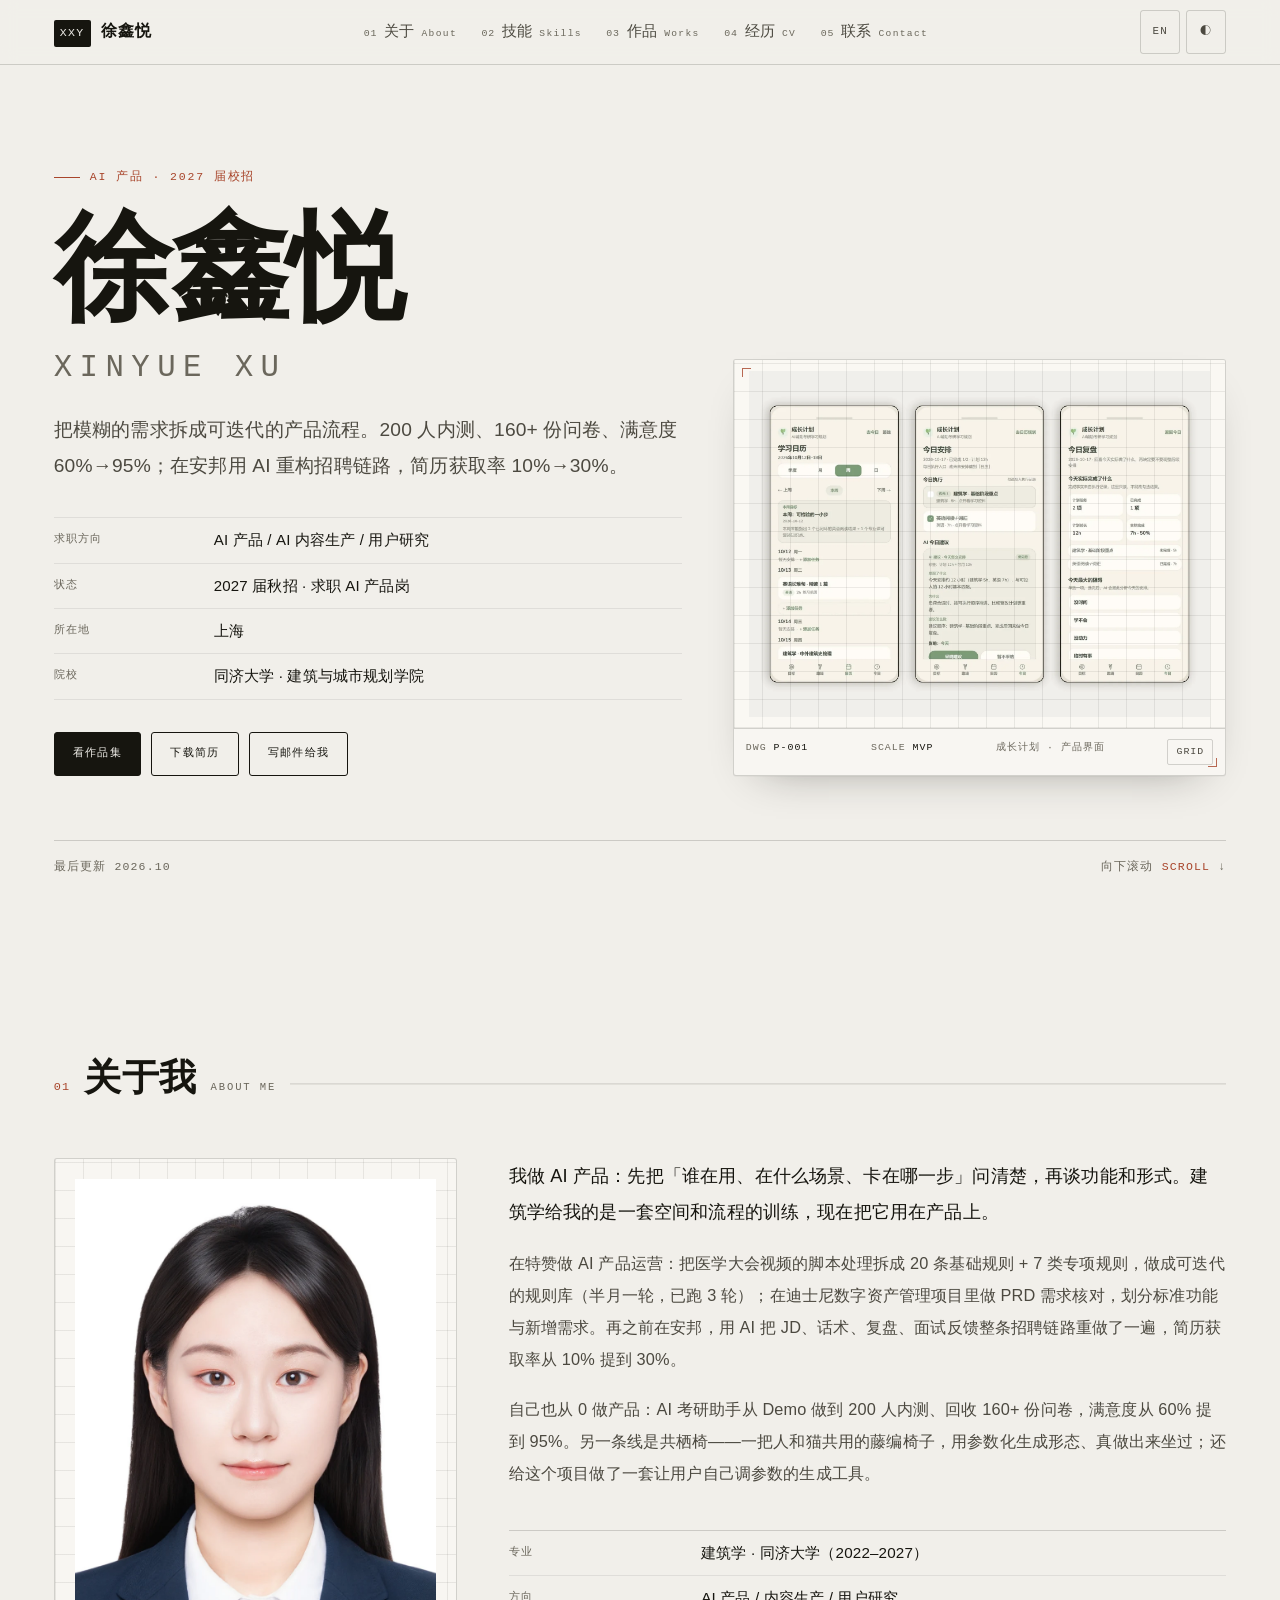
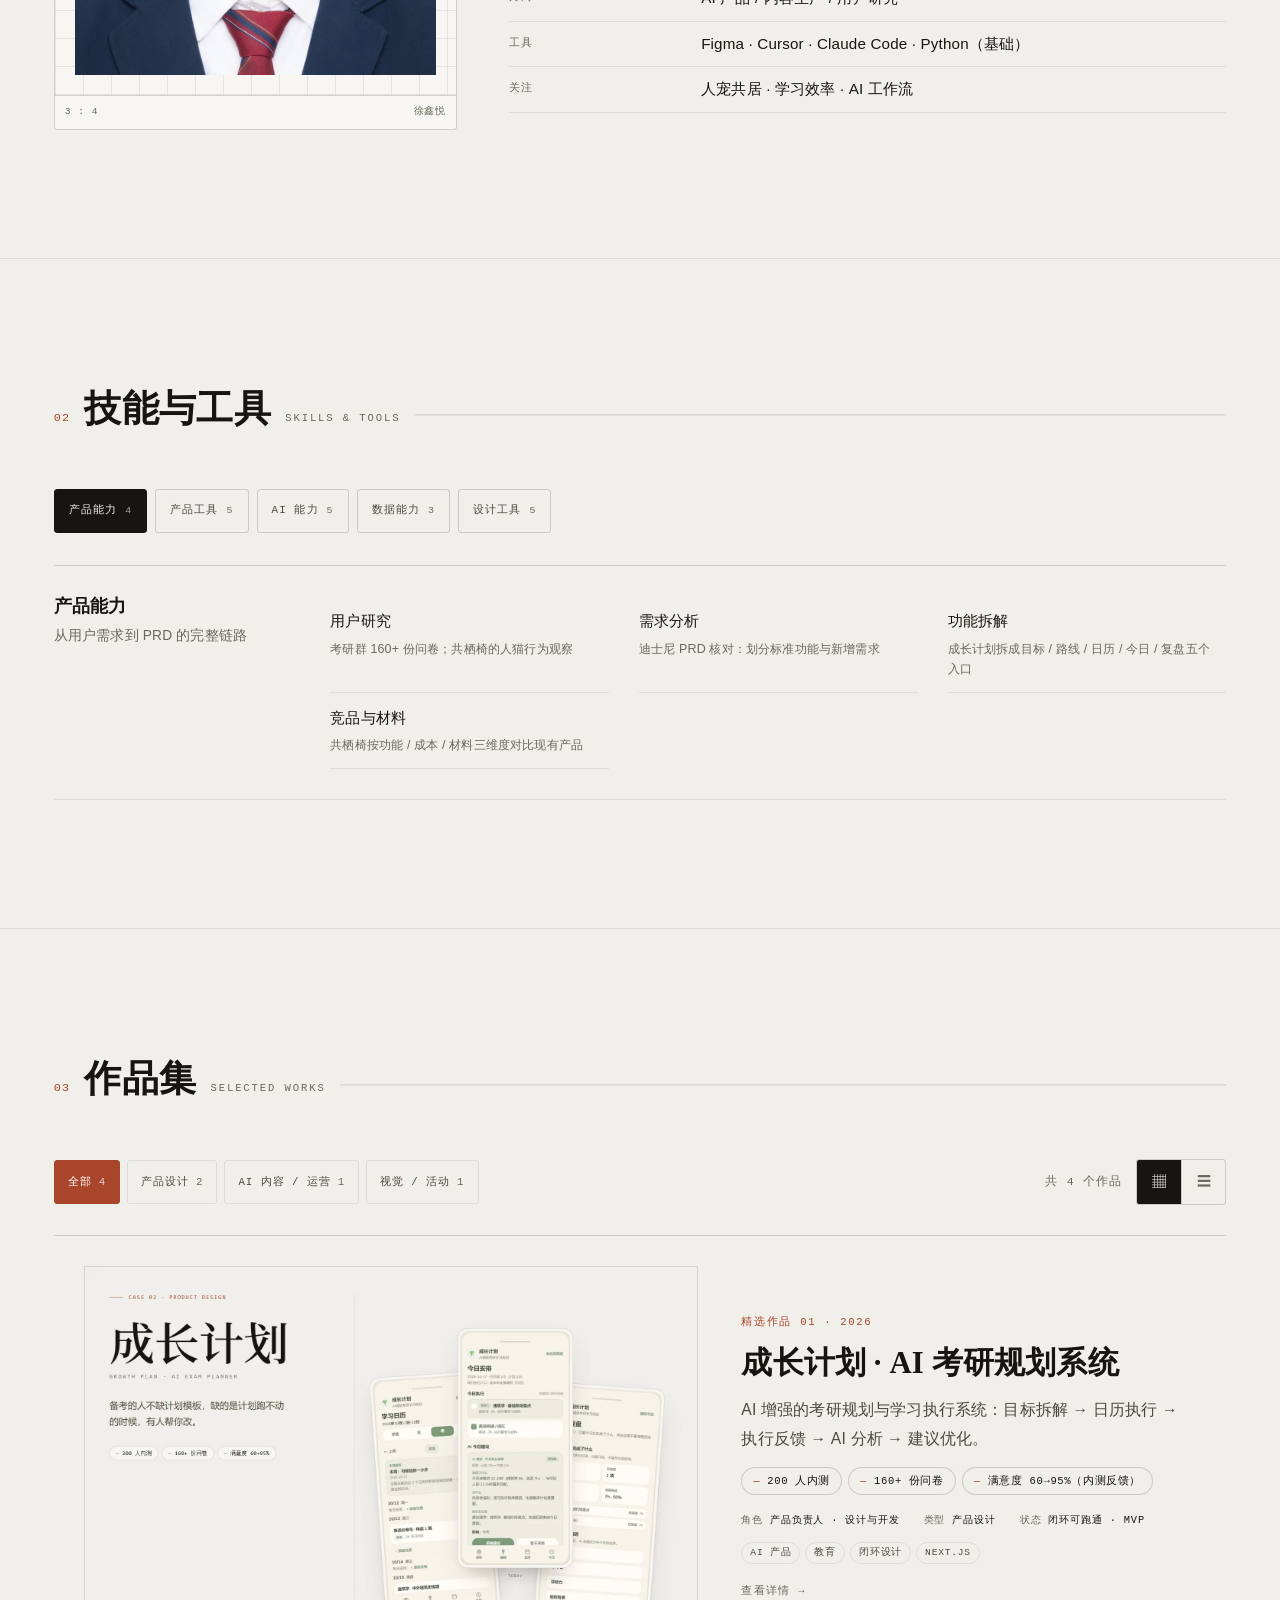
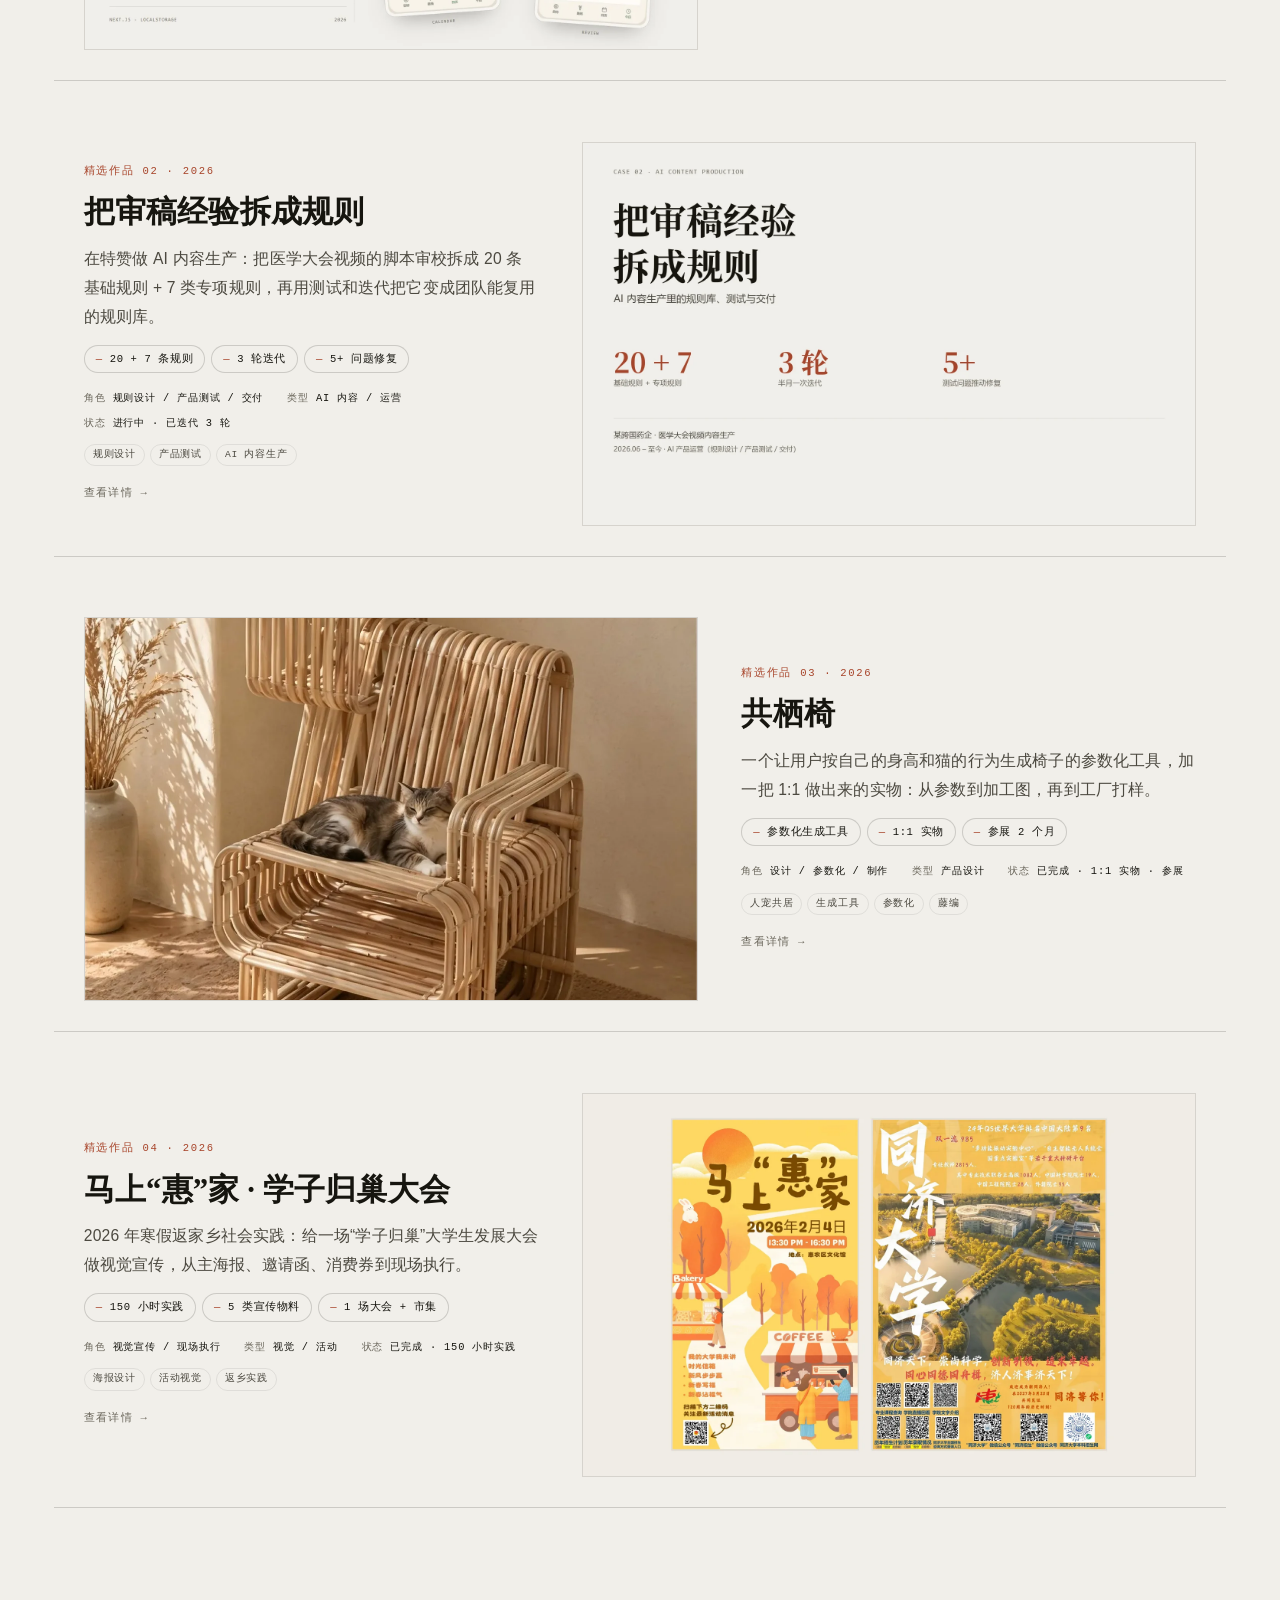
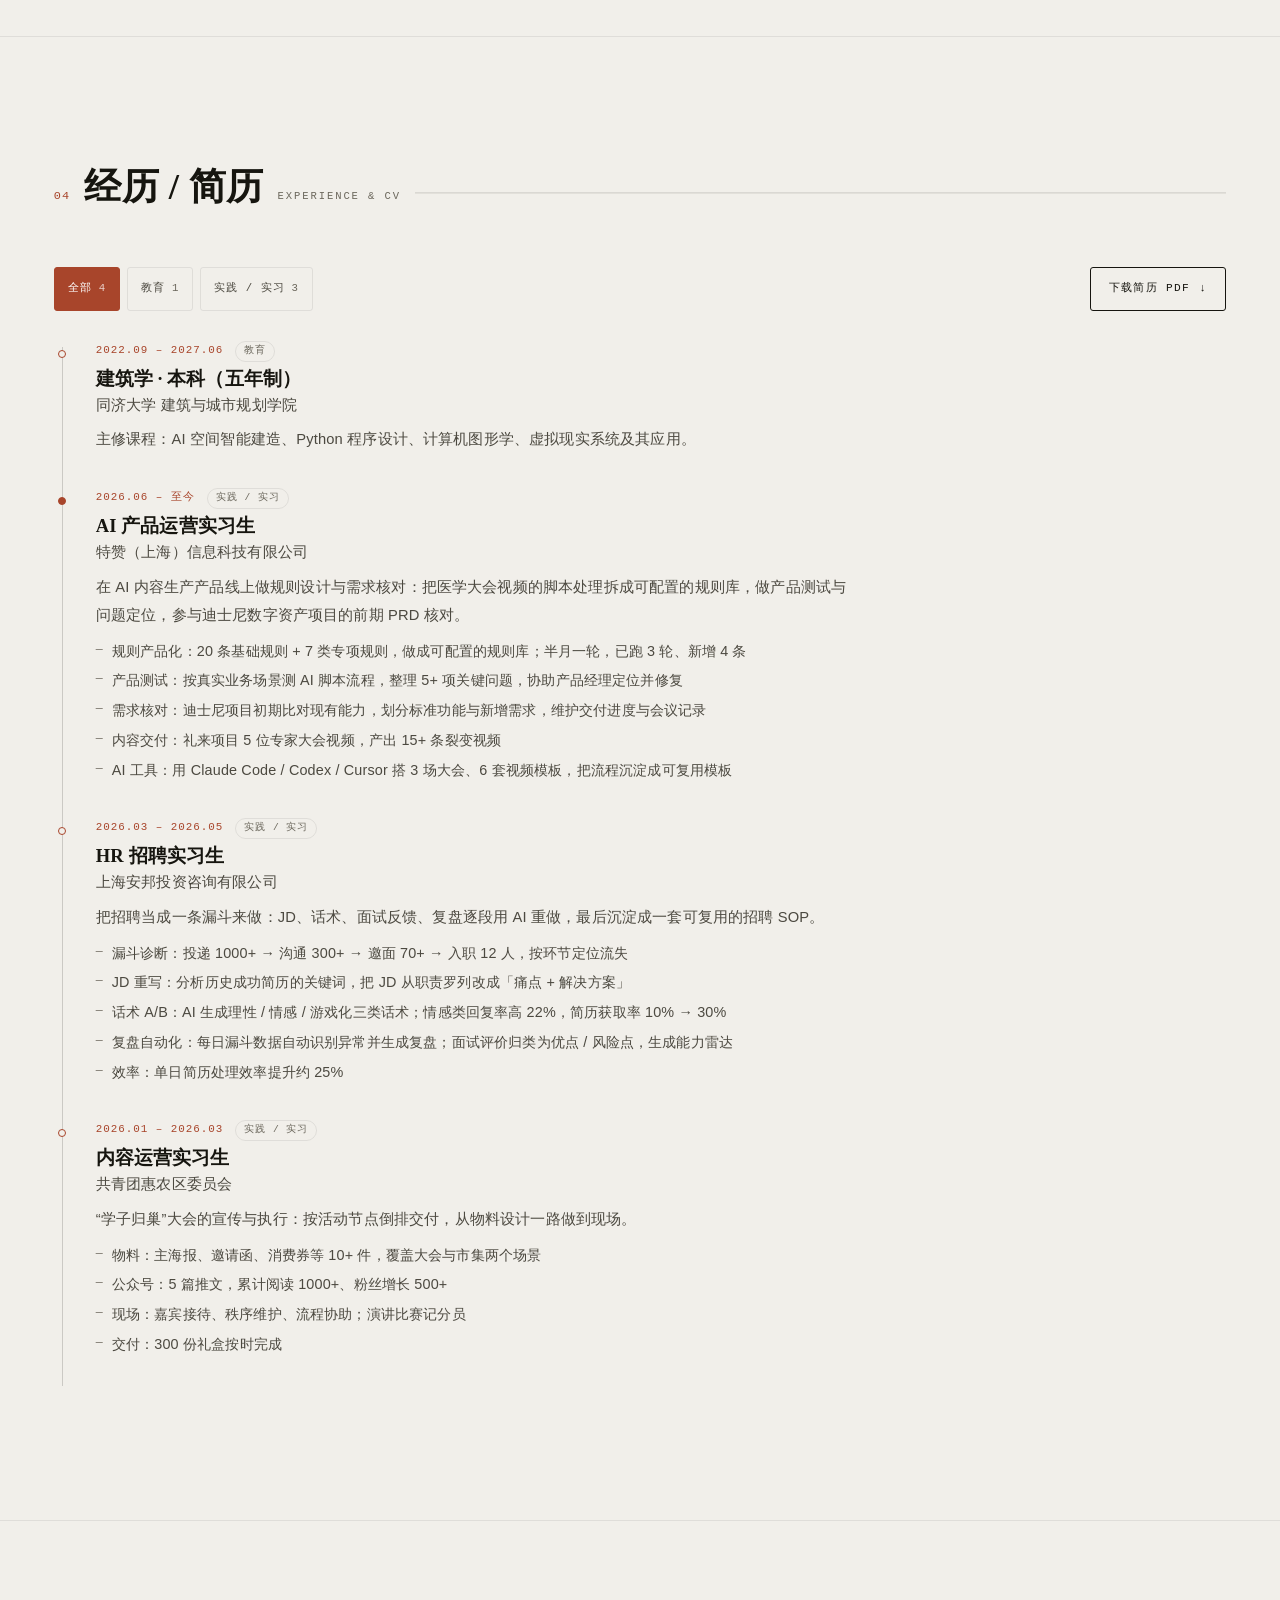
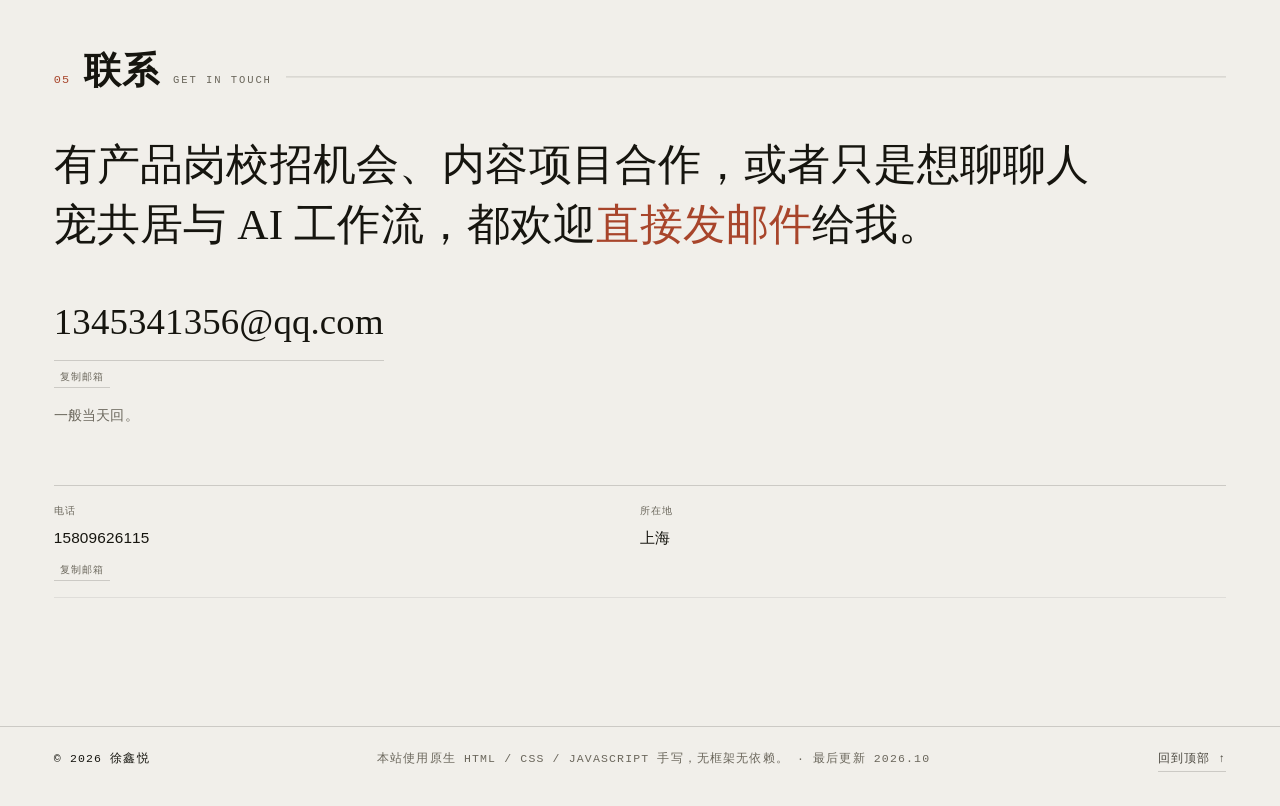
<file: index.html>
<!DOCTYPE html>
<html lang="zh-CN" data-theme="light" data-lang="zh">
<head>
<meta charset="UTF-8">
<meta name="viewport" content="width=device-width, initial-scale=1">
<title>徐鑫悦 · AI 产品 / 用户研究｜2027 届校招</title>
<meta name="description" content="徐鑫悦，2027 届秋招求职 AI 产品岗。作品：成长计划（AI 考研规划，200 人内测、160+ 份问卷）、特赞 AI 内容规则系统、共栖椅、返家乡社会实践。">
<meta name="theme-color" content="#F1EFEA" media="(prefers-color-scheme: light)">
<meta name="theme-color" content="#0D0D0C" media="(prefers-color-scheme: dark)">
<meta property="og:type" content="website">
<meta property="og:site_name" content="徐鑫悦 · 个人主页">
<meta property="og:url" content="https://sure8v24rmvn-alt.github.io/">
<link rel="canonical" href="https://sure8v24rmvn-alt.github.io/">
<meta property="og:title" content="徐鑫悦 · AI 产品 / 用户研究">
<meta property="og:description" content="2027 届秋招求职 AI 产品岗：成长计划（200 人内测、160+ 份问卷、满意度 60→95%）、共栖椅（人猫共用家具 + 参数化生成工具）、返家乡社会实践。">
<meta property="og:image" content="https://sure8v24rmvn-alt.github.io/assets/images/og-cover.jpg">
<meta property="og:image:width" content="1200">
<meta property="og:image:height" content="630">
<meta name="twitter:card" content="summary_large_image">
<meta name="twitter:title" content="徐鑫悦 · AI 产品 / 用户研究">
<meta name="twitter:description" content="2027 届秋招求职 AI 产品岗：成长计划、共栖椅、返家乡社会实践。">
<meta name="twitter:image" content="https://sure8v24rmvn-alt.github.io/assets/images/og-cover.jpg">
<!-- 浏览器标签页图标：XXY 字标（深底 + 纸色字） -->
<link rel="icon" href="data:image/svg+xml,%3Csvg xmlns='http://www.w3.org/2000/svg' viewBox='0 0 64 64'%3E%3Crect width='64' height='64' fill='%2316150F'/%3E%3Ctext x='32' y='41' font-family='monospace' font-size='21' font-weight='700' fill='%23F1EFEA' text-anchor='middle'%3EXXY%3C/text%3E%3C/svg%3E">
<script type="application/ld+json">
{
  "@context": "https://schema.org",
  "@type": "Person",
  "name": "徐鑫悦",
  "alternateName": "Xinyue Xu",
  "url": "https://sure8v24rmvn-alt.github.io/",
  "jobTitle": "AI 产品 / 用户研究",
  "affiliation": { "@type": "CollegeOrUniversity", "name": "同济大学" },
  "email": "mailto:1345341356@qq.com",
  "address": { "@type": "PostalAddress", "addressLocality": "上海", "addressCountry": "CN" },
  "knowsAbout": ["AI 产品设计", "用户研究", "参数化设计", "人机交互"]
}
</script>
<link rel="stylesheet" href="css/style.css">
</head>
<body>
<a class="skip" href="#main">跳到主内容</a>

<!-- ══════════════ 顶栏：品牌 / 导航 / 语言 · 主题 · 菜单 ══════════════ -->
<header class="site-head" id="siteHead">
  <div class="site-head__progress" id="progress" aria-hidden="true"></div>
  <div class="wrap site-head__inner">
    <a class="brand" href="#top">
      <span class="brand__mark" id="brandMark">—</span>
      <span class="brand__name" id="brandName">—</span>
    </a>

    <nav class="nav" id="nav" aria-label="主导航">
      <a href="#about"      data-nav="about">      <em>01</em><span>关于</span>   <i>ABOUT</i></a>
      <a href="#skills"     data-nav="skills">     <em>02</em><span>技能</span>   <i>SKILLS</i></a>
      <a href="#works"      data-nav="works">      <em>03</em><span>作品</span>   <i>WORKS</i></a>
      <a href="#experience" data-nav="experience"> <em>04</em><span>经历</span>   <i>CV</i></a>
      <a href="#contact"    data-nav="contact">    <em>05</em><span>联系</span>   <i>CONTACT</i></a>
    </nav>

    <div class="head-actions">
      <button type="button" class="ghost-btn" id="langToggle" title="切换中英文" aria-label="切换中英文">EN</button>
      <button type="button" class="ghost-btn" id="themeToggle" title="切换夜间模式" aria-label="切换夜间模式">◐</button>
      <button type="button" class="ghost-btn menu-btn" id="menuToggle" title="菜单" aria-label="菜单"
              aria-expanded="false" aria-controls="nav">≡</button>
    </div>
  </div>
</header>

<main id="main">

  <!-- ══════════════ 00 首屏 ══════════════ -->
  <section class="hero" id="top">
    <div class="wrap hero__grid">
      <div class="hero__text">
        <p class="eyebrow" id="heroEyebrow">—</p>
        <h1 class="hero__name" id="heroName">—</h1>
        <p class="hero__tagline" id="heroTagline">—</p>
        <dl class="meta-list" id="heroMeta"></dl>
        <div class="hero__cta" id="heroCta"></div>
      </div>
      <div class="hero__sheet">
        <figure class="sheet" id="heroSheet">
          <!-- 图纸框：JS 会在这里画一张生成式的"平面图" -->
        </figure>
      </div>
    </div>
    <div class="wrap hero__foot">
      <span class="mono muted" id="heroUpdated">—</span>
      <span class="scroll-hint mono">向下滚动 <i>SCROLL</i> ↓</span>
    </div>
  </section>

  <!-- ══════════════ 01 关于 ══════════════ -->
  <section class="section" id="about">
    <div class="wrap">
      <header class="sec-head">
        <em class="sec-head__no">01</em>
        <h2 class="sec-head__zh">关于我</h2>
        <i class="sec-head__en">ABOUT</i>
        <span class="sec-head__rule" aria-hidden="true"></span>
      </header>
      <div class="about" id="aboutBody"></div>
      <p class="edit-hint" data-hint>示例内容 —— 在 <code>js/data.js</code> 的 <code>about</code> 里替换成你自己的。</p>
    </div>
  </section>

  <!-- ══════════════ 02 技能 ══════════════ -->
  <section class="section" id="skills">
    <div class="wrap">
      <header class="sec-head">
        <em class="sec-head__no">02</em>
        <h2 class="sec-head__zh">技能与工具</h2>
        <i class="sec-head__en">SKILLS / TOOLS</i>
        <span class="sec-head__rule" aria-hidden="true"></span>
      </header>
      <div class="skills" id="skillsBody"></div>
      <p class="edit-hint" data-hint>每条技能下面是一句“在哪个项目里怎么用”（数据里 <code>note</code> 字段），触屏和键盘也能看到。</p>
    </div>
  </section>

  <!-- ══════════════ 03 作品集 ══════════════ -->
  <section class="section" id="works">
    <div class="wrap">
      <header class="sec-head">
        <em class="sec-head__no">03</em>
        <h2 class="sec-head__zh">作品集</h2>
        <i class="sec-head__en">SELECTED WORKS</i>
        <span class="sec-head__rule" aria-hidden="true"></span>
      </header>

      <div class="works-bar">
        <div class="filters" id="worksFilters" role="group" aria-label="作品筛选"></div>
        <div class="works-bar__right">
          <p class="works-count mono muted" id="worksCount">—</p>
          <div class="view-toggle" id="worksView" role="group" aria-label="视图切换">
            <button type="button" data-view="grid" class="is-on" title="网格视图" aria-label="网格视图">▦</button>
            <button type="button" data-view="index" title="索引视图" aria-label="索引视图">☰</button>
          </div>
        </div>
      </div>

      <div class="works-grid" id="worksGrid"></div>
      <p class="empty-note" id="worksEmpty" hidden>这个筛选条件下暂时没有作品。</p>

      <p class="edit-hint" data-hint>点卡片看详情 · 图片放进 <code>assets/images/projects/&lt;作品id&gt;/</code>，然后在 <code>data.js</code> 里写文件名。</p>
    </div>
  </section>

  <!-- ══════════════ 04 经历 ══════════════ -->
  <section class="section" id="experience">
    <div class="wrap">
      <header class="sec-head">
        <em class="sec-head__no">04</em>
        <h2 class="sec-head__zh">经历 / 简历</h2>
        <i class="sec-head__en">EXPERIENCE</i>
        <span class="sec-head__rule" aria-hidden="true"></span>
      </header>

      <div class="cv-bar">
        <div class="filters" id="expFilters" role="group" aria-label="经历筛选"></div>
        <a class="btn-line" id="cvDownload" href="#" download>下载简历 PDF <i>↓</i></a>
      </div>

      <ol class="timeline" id="timeline"></ol>
      <p class="edit-hint" data-hint>按时间倒序排列；<code>type</code> 决定归类（教育 / 实践 / 获奖 / 活动）。</p>
    </div>
  </section>

  <!-- ══════════════ 05 联系 ══════════════ -->
  <section class="section section--contact" id="contact">
    <div class="wrap">
      <header class="sec-head">
        <em class="sec-head__no">05</em>
        <h2 class="sec-head__zh">联系</h2>
        <i class="sec-head__en">CONTACT</i>
        <span class="sec-head__rule" aria-hidden="true"></span>
      </header>
      <div id="contactBody"></div>
    </div>
  </section>

</main>

<!-- ══════════════ 页脚 ══════════════ -->
<footer class="foot">
  <div class="wrap foot__inner">
    <span class="mono" id="footLeft">—</span>
    <span class="mono muted" id="footRight">—</span>
    <a class="mono foot__top" id="footTop" href="#top">回到顶部 ↑</a>
  </div>
</footer>

<!-- ══════════════ 作品详情浮层 ══════════════ -->
<div class="overlay" id="overlay" hidden role="dialog" aria-modal="true" aria-labelledby="ovTitle">
  <div class="overlay__bar">
    <button type="button" class="ghost-btn" id="ovClose" aria-label="关闭">关闭 <em>ESC</em></button>
    <div class="overlay__pager">
      <button type="button" class="ghost-btn" id="ovPrev" aria-label="上一个作品">← <em>上一个</em></button>
      <button type="button" class="ghost-btn" id="ovNext" aria-label="下一个作品"><em>下一个</em> →</button>
    </div>
  </div>
  <div class="overlay__scroll" id="ovScroll">
    <div class="wrap overlay__inner" id="ovBody"></div>
  </div>
</div>

<div class="toast" id="toast" hidden role="status" aria-live="polite"></div>

<script src="js/data.js"></script>
<script src="js/app.js"></script>
<script src="js/demo.js"></script>
</body>
</html>
</file>
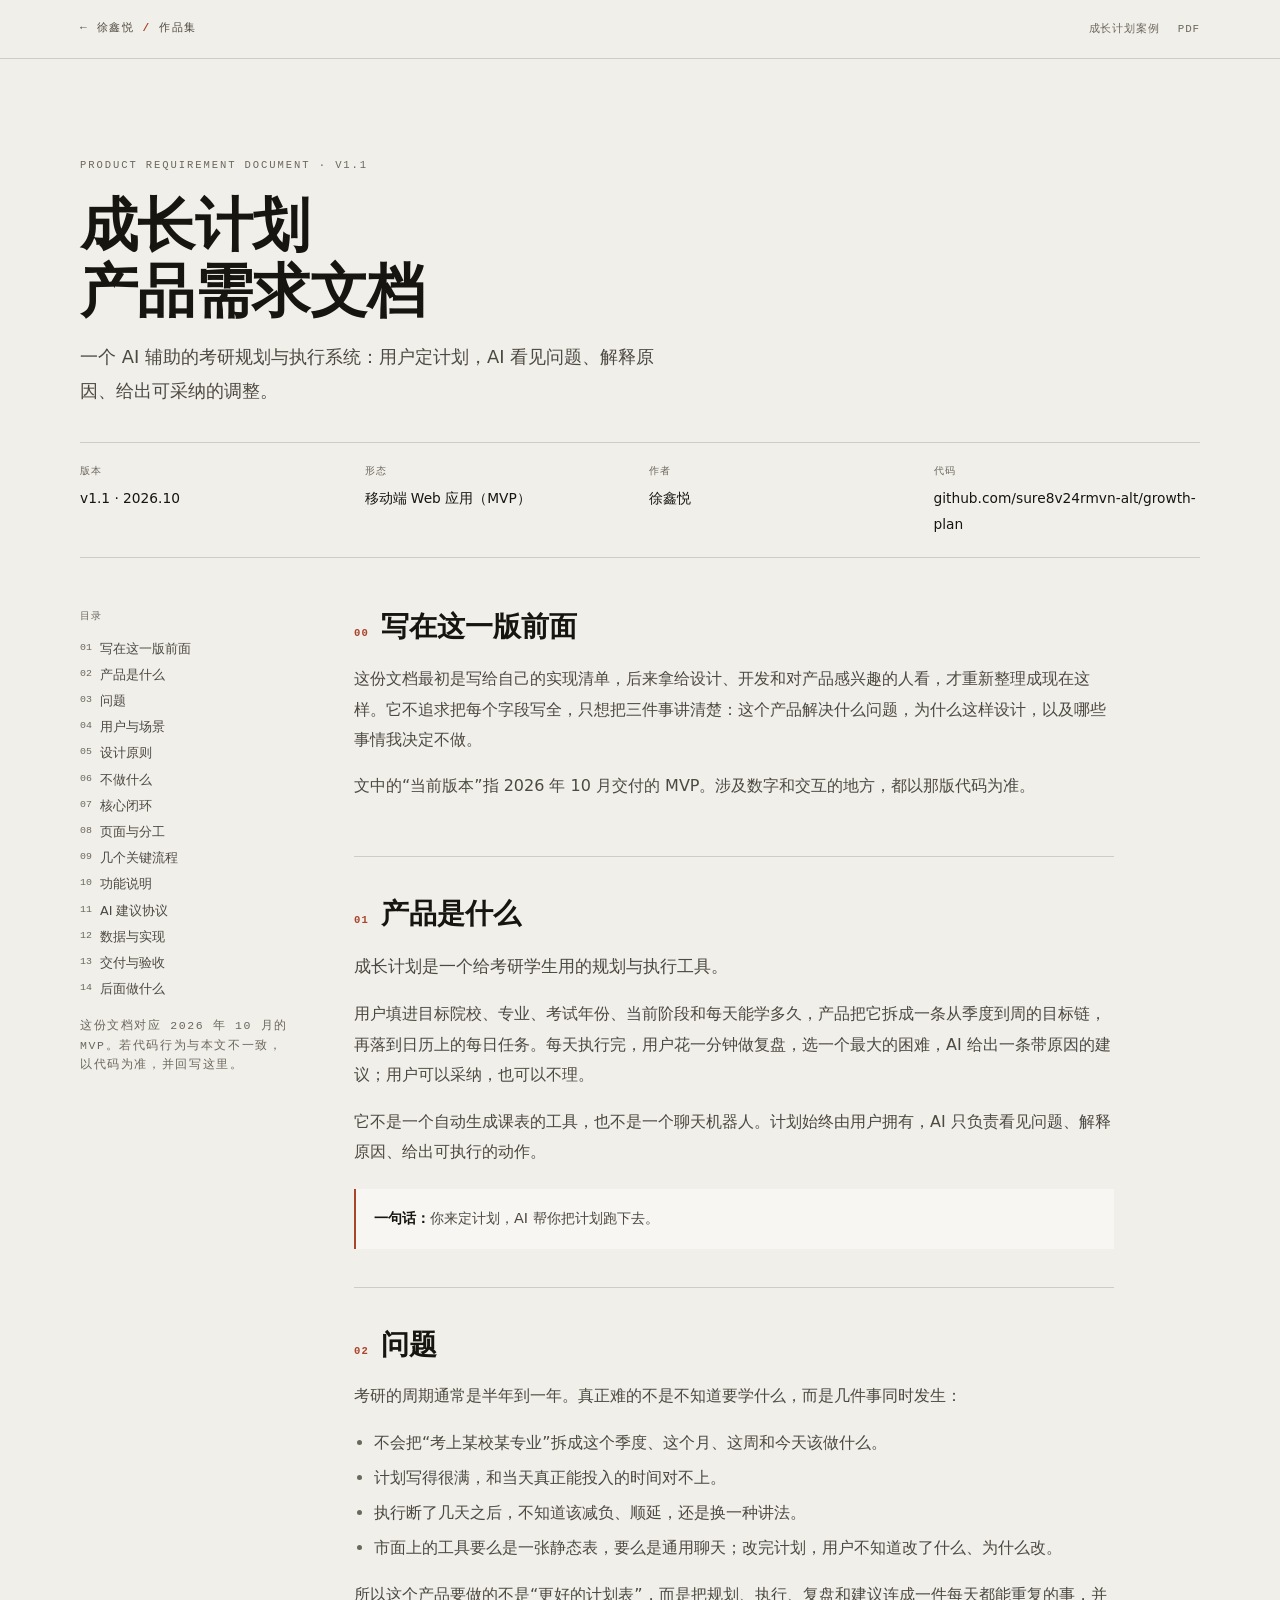
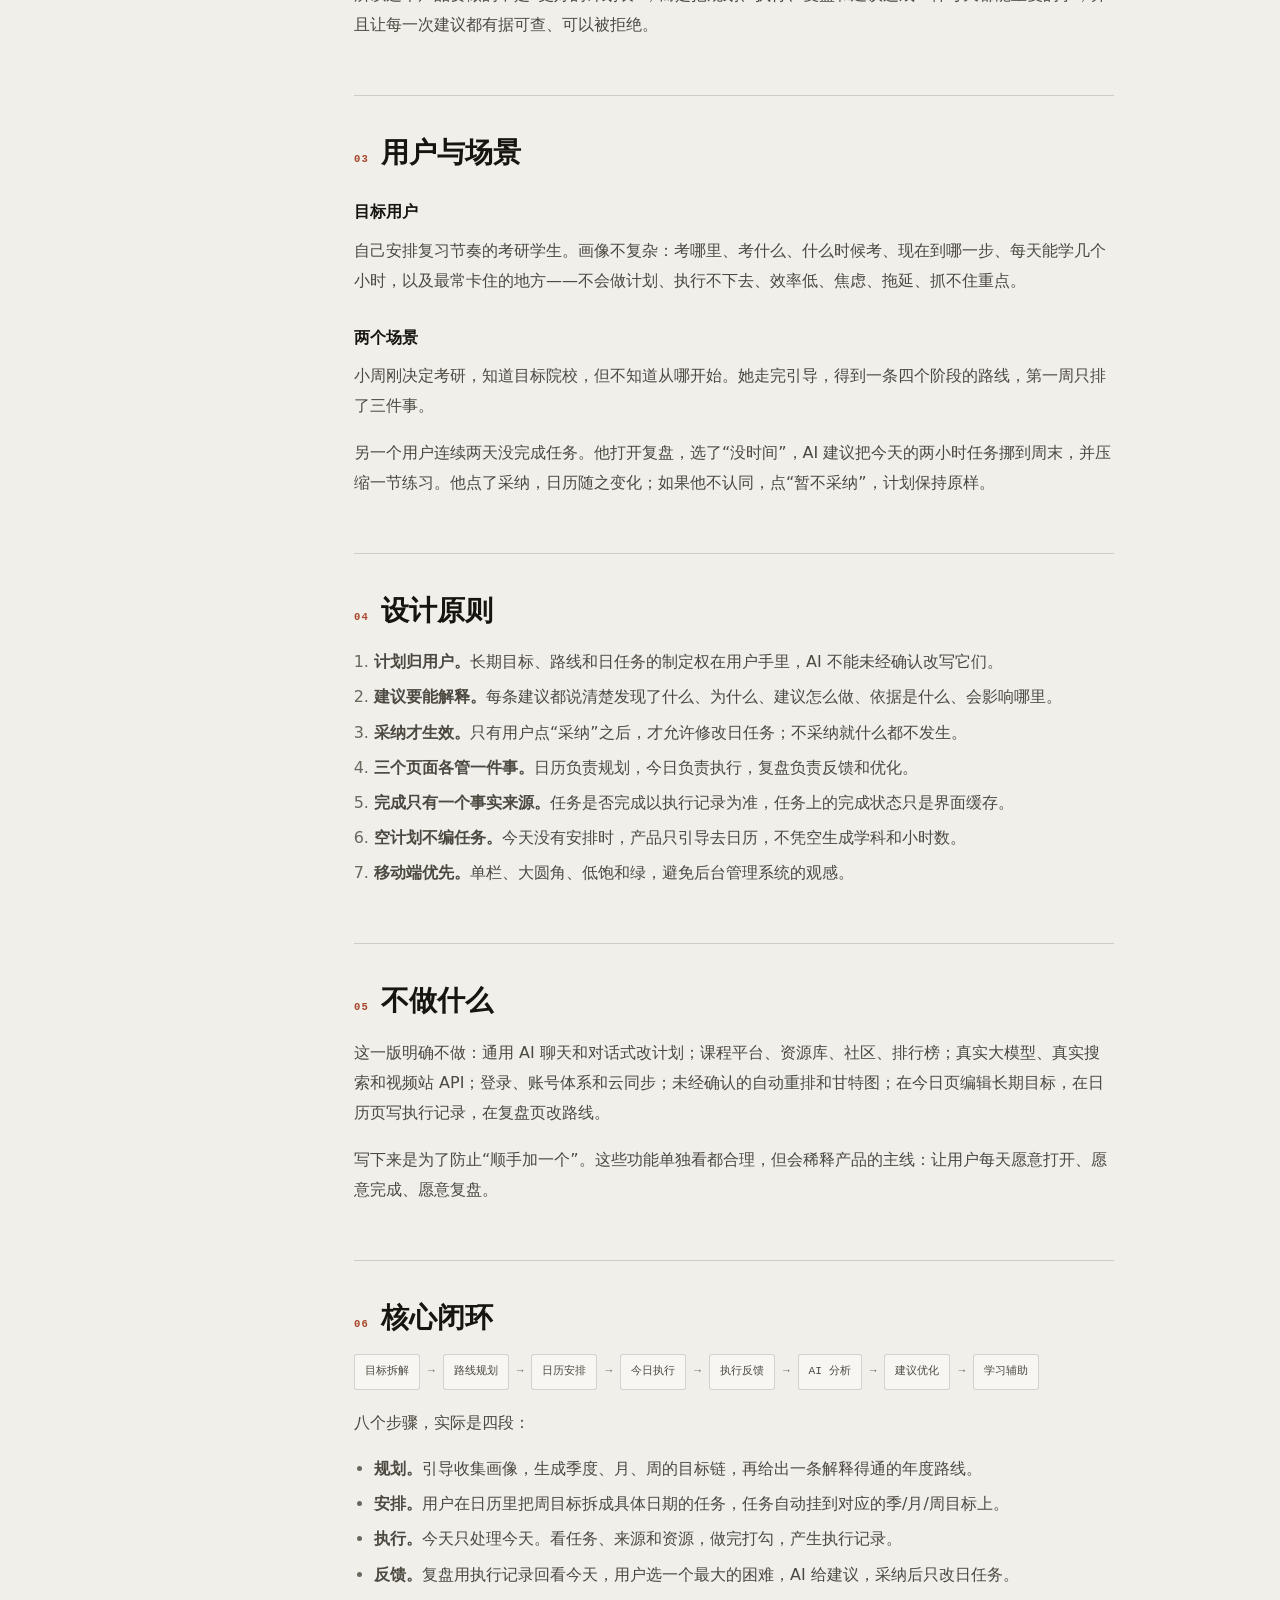
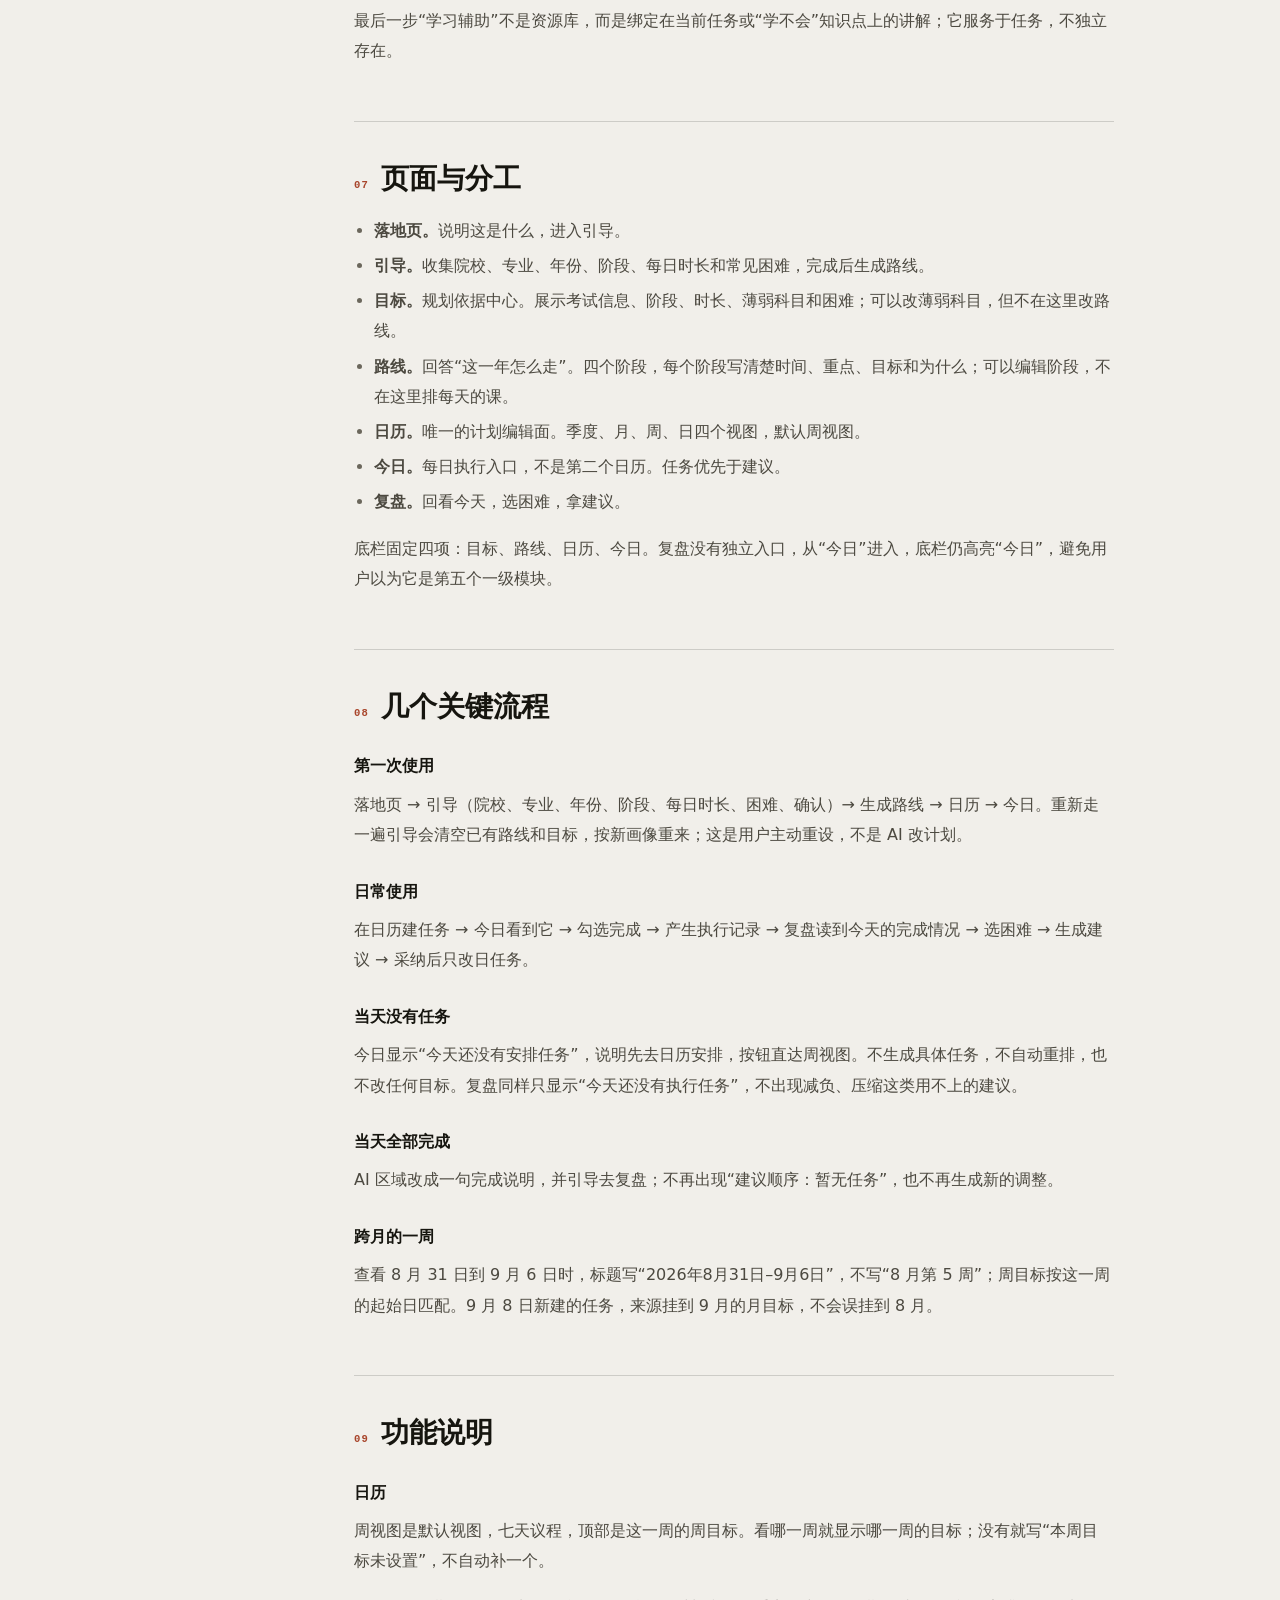
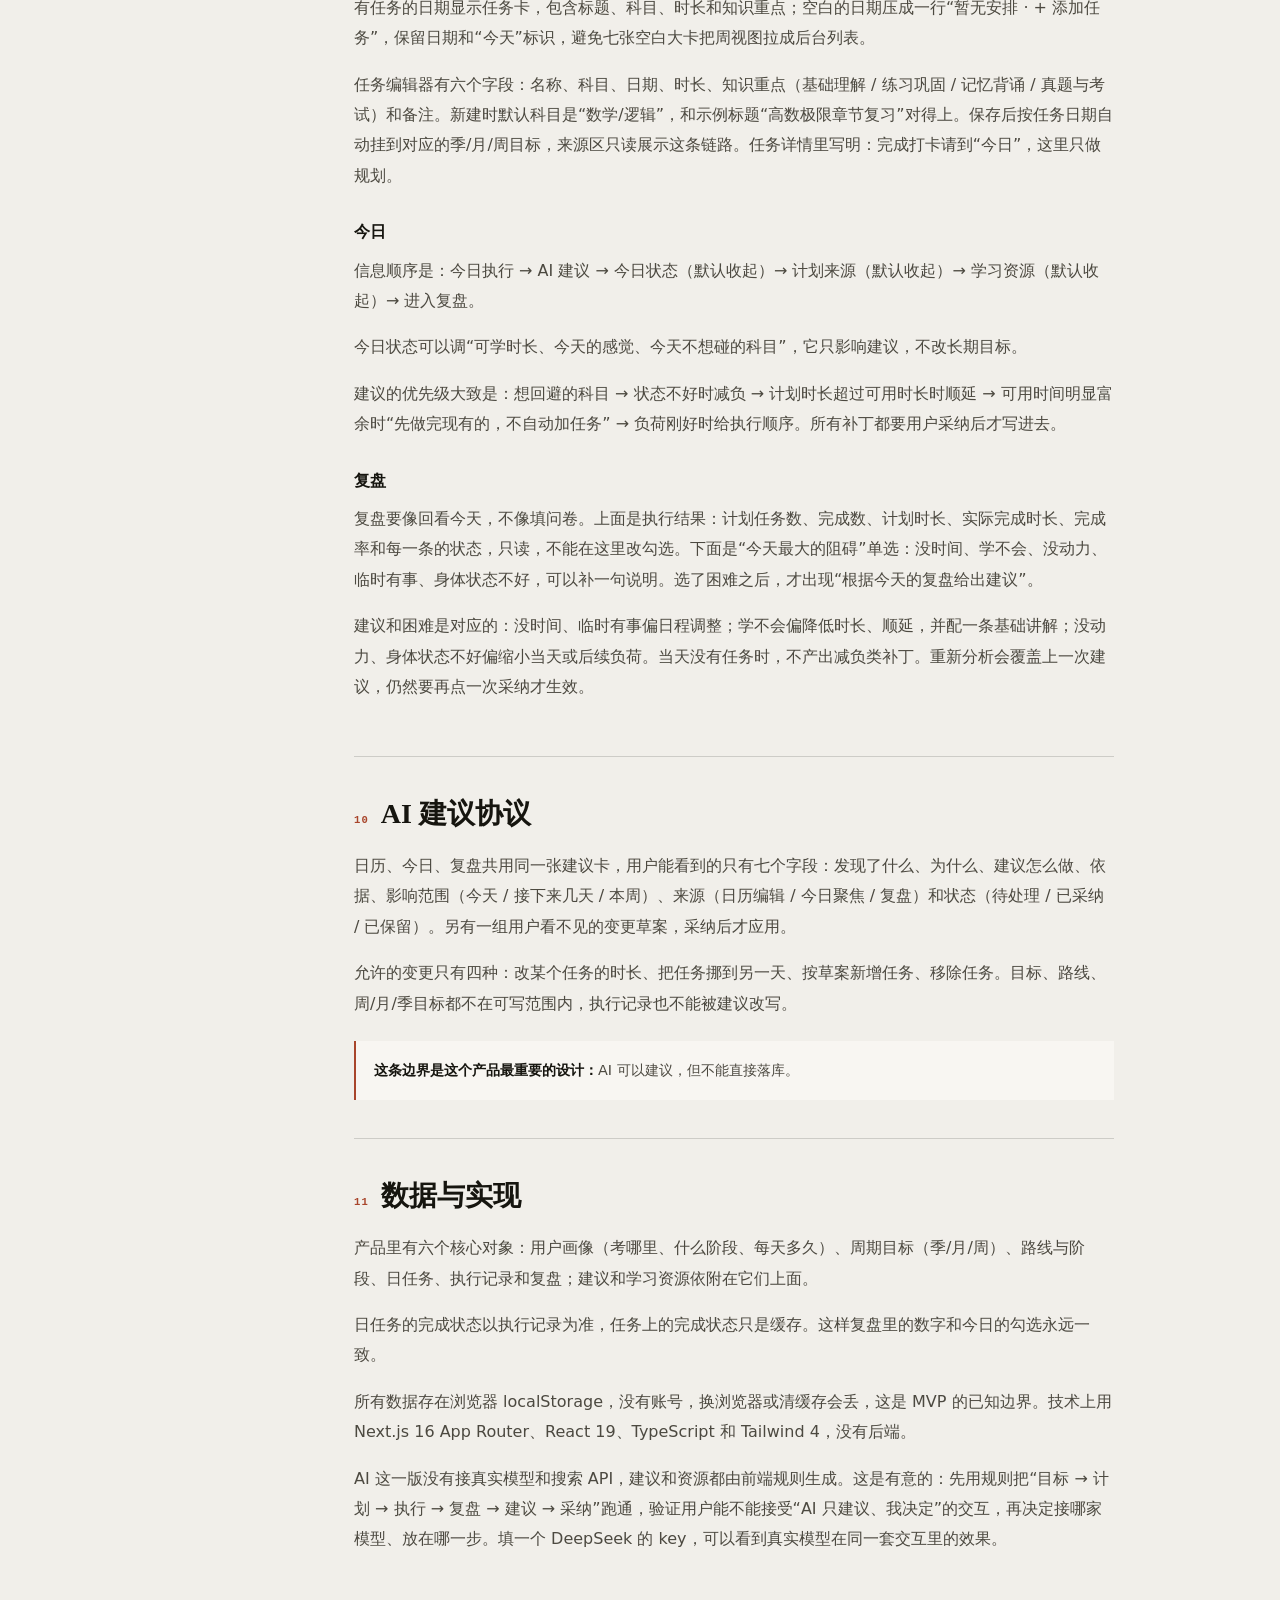
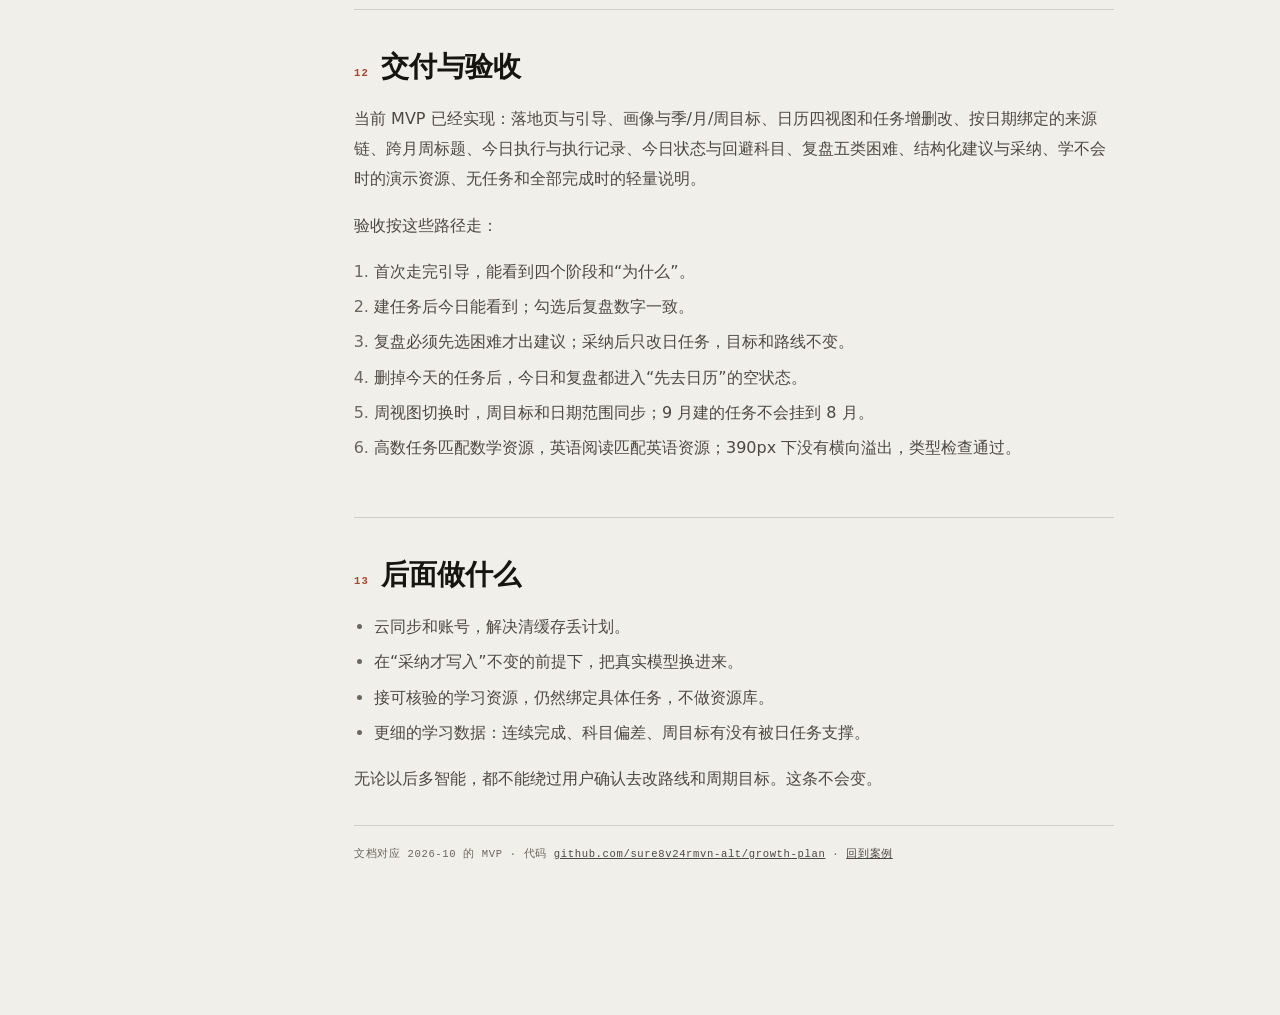
<file: prd.html>
<!DOCTYPE html>
<html lang="zh-CN">
<head>
<meta charset="UTF-8">
<meta name="viewport" content="width=device-width, initial-scale=1">
<title>成长计划 · 产品需求文档 v1.1｜徐鑫悦</title>
<meta name="description" content="成长计划（AI 考研助手）产品需求文档：问题、用户、设计原则、核心闭环、功能规格、AI 建议协议与验收。">
<meta name="theme-color" content="#F1EFEA">
<link rel="canonical" href="https://sure8v24rmvn-alt.github.io/prd.html">
<style>
  :root{
    --paper:#F1EFEA; --card:#F8F6F2; --ink:#16150F; --ink-2:#4C4940; --ink-3:#6B675C;
    --line:rgba(22,21,15,.16); --line-2:rgba(22,21,15,.07); --accent:#A8452B;
    --serif:"Source Han Serif SC","Noto Serif SC","Songti SC",SimSun,Georgia,serif;
    --sans:"PingFang SC","Microsoft YaHei","Hiragino Sans GB",system-ui,sans-serif;
    --mono:ui-monospace,Consolas,"Cascadia Mono","Courier New",monospace;
  }
  *{box-sizing:border-box}
  html[data-theme="dark"], html[data-theme="dark"] body{
    --paper:#0D0D0C; --card:#141412; --ink:#EEEBE3; --ink-2:#B4B0A5; --ink-3:#9C978B;
    --line:rgba(238,235,227,.2); --line-2:rgba(238,235,227,.09); --accent:#E2805A;
  }
  html[data-theme="dark"] body{background:var(--paper)}
  html[data-theme="dark"] .top{background:rgba(13,13,12,.92)}
  html{scroll-behavior:smooth}
  body{margin:0;background:var(--paper);color:var(--ink);font:16px/1.9 var(--sans);
    -webkit-font-smoothing:antialiased}
  a{color:inherit}
  .wrap{width:min(1120px,100% - 48px);margin:0 auto}

  /* 顶栏 */
  .top{position:sticky;top:0;z-index:10;background:rgba(241,239,234,.92);
    backdrop-filter:saturate(1.2) blur(8px);border-bottom:1px solid var(--line)}
  .top__in{display:flex;align-items:center;justify-content:space-between;height:58px}
  .brand{font-family:var(--mono);font-size:.7rem;letter-spacing:.14em;text-transform:uppercase;
    color:var(--ink-2);text-decoration:none}
  .brand b{color:var(--accent)}
  .top__links{display:flex;gap:18px;font-family:var(--mono);font-size:.68rem;letter-spacing:.08em}
  .top__links a{text-decoration:none;color:var(--ink-3)}
  .top__links a:hover{color:var(--accent)}

  /* 文档头 */
  .doc-head{padding:clamp(56px,8vw,96px) 0 clamp(28px,3vw,44px)}
  .kicker{font-family:var(--mono);font-size:.66rem;letter-spacing:.18em;text-transform:uppercase;
    color:var(--ink-3);margin:0 0 18px}
  h1{font-family:var(--serif);font-weight:600;font-size:clamp(2.2rem,5.2vw,3.6rem);
    line-height:1.15;letter-spacing:-.01em;margin:0 0 14px}
  .doc-sub{font-size:clamp(1rem,1.4vw,1.15rem);color:var(--ink-2);margin:0;max-width:34em}
  .doc-meta{display:grid;grid-template-columns:repeat(4,minmax(0,1fr));gap:18px;
    margin:34px 0 0;padding:20px 0;border-top:1px solid var(--line);border-bottom:1px solid var(--line)}
  .doc-meta div{display:flex;flex-direction:column;gap:4px}
  .doc-meta dt{font-family:var(--mono);font-size:.6rem;letter-spacing:.12em;text-transform:uppercase;color:var(--ink-3)}
  .doc-meta dd{margin:0;font-size:.86rem}

  /* 布局：目录 + 正文 */
  .doc{display:grid;grid-template-columns:210px minmax(0,1fr);gap:clamp(28px,5vw,72px);
    padding:12px 0 clamp(64px,8vw,110px);align-items:start}
  .toc{position:sticky;top:86px}
  .toc p{font-family:var(--mono);font-size:.6rem;letter-spacing:.14em;text-transform:uppercase;
    color:var(--ink-3);margin:0 0 12px}
  .toc ol{list-style:none;margin:0;padding:0;counter-reset:t}
  .toc li{counter-increment:t;margin:0 0 7px}
  .toc a{display:flex;gap:8px;text-decoration:none;font-size:.8rem;color:var(--ink-2);line-height:1.5}
  .toc a::before{content:counter(t,decimal-leading-zero);font-family:var(--mono);font-size:.62rem;color:var(--ink-3);padding-top:2px}
  .toc a:hover{color:var(--accent)}
  .toc .note{margin-top:18px;font-size:.72rem;color:var(--ink-3);line-height:1.7}

  article{max-width:760px}
  article section{padding:clamp(24px,3vw,38px) 0;border-top:1px solid var(--line)}
  article section:first-child{border-top:0;padding-top:0}
  h2{font-family:var(--serif);font-weight:600;font-size:clamp(1.35rem,2.4vw,1.75rem);
    line-height:1.35;margin:0 0 18px;display:flex;align-items:baseline;gap:12px}
  h2 em{font-family:var(--mono);font-style:normal;font-size:.66rem;letter-spacing:.1em;
    color:var(--accent);padding-top:6px}
  h3{font-size:1rem;font-weight:600;margin:26px 0 8px;color:var(--ink)}
  p{margin:0 0 1em;color:var(--ink-2)}
  p strong{color:var(--ink);font-weight:600}
  ul,ol{margin:0 0 1em;padding-left:1.25em;color:var(--ink-2)}
  li{margin:.3em 0}
  li::marker{color:var(--ink-3)}
  .lead{font-size:1.05rem;color:var(--ink-2)}
  .note-box{margin:22px 0 0;padding:16px 18px;border-left:2px solid var(--accent);
    background:var(--card);font-size:.9rem;color:var(--ink-2)}
  .note-box b{color:var(--ink)}
  .flow{display:flex;flex-wrap:wrap;gap:8px;margin:6px 0 18px;font-family:var(--mono);font-size:.7rem}
  .flow span{padding:6px 10px;border:1px solid var(--line);border-radius:3px;color:var(--ink-2);background:var(--card)}
  .flow i{align-self:center;color:var(--ink-3);font-style:normal}
  .end{margin-top:30px;padding-top:18px;border-top:1px solid var(--line);
    font-family:var(--mono);font-size:.66rem;letter-spacing:.06em;color:var(--ink-3)}
  .end a{color:var(--ink-2)}

  @media (max-width:900px){
    .doc{grid-template-columns:1fr}
    .toc{position:static;order:-1;padding-bottom:8px}
    .toc ol{columns:2;column-gap:22px}
    .doc-meta{grid-template-columns:repeat(2,1fr)}
  }
  @media (max-width:520px){ .toc ol{columns:1} }
  @media print{
    .top,.toc,.top__links{display:none!important}
    body{background:#fff;font-size:10.5pt;line-height:1.7}
    .wrap{width:auto}
    .doc{display:block;padding:0}
    article{max-width:none}
    .doc-head{padding:0 0 18px}
    h1{font-size:24pt}
    h2{font-size:14pt;page-break-after:avoid}
    section{page-break-inside:auto}
    .flow span{border-color:#ccc}
  }
</style>
<script>
  try { var th = localStorage.getItem('yi-theme'); if (th === 'dark' || th === 'light') document.documentElement.dataset.theme = th; } catch (e) {}
</script>
</head>
<body>

<header class="top">
  <div class="wrap top__in">
    <a class="brand" href="index.html">← 徐鑫悦 <b>/</b> 作品集</a>
    <div class="top__links">
      <a href="index.html#p=ai-kaoyan">成长计划案例</a>
      <a href="assets/docs/growth-plan-prd-v1.1.pdf">PDF</a>
    </div>
  </div>
</header>

<div class="wrap doc-head">
  <p class="kicker">Product Requirement Document · v1.1</p>
  <h1>成长计划<br>产品需求文档</h1>
  <p class="doc-sub">一个 AI 辅助的考研规划与执行系统：用户定计划，AI 看见问题、解释原因、给出可采纳的调整。</p>

  <dl class="doc-meta">
    <div><dt>版本</dt><dd>v1.1 · 2026.10</dd></div>
    <div><dt>形态</dt><dd>移动端 Web 应用（MVP）</dd></div>
    <div><dt>作者</dt><dd>徐鑫悦</dd></div>
    <div><dt>代码</dt><dd>github.com/sure8v24rmvn-alt/growth-plan</dd></div>
  </dl>
</div>

<div class="wrap doc">
  <nav class="toc" aria-label="目录">
    <p>目录</p>
    <ol>
      <li><a href="#s0">写在这一版前面</a></li>
      <li><a href="#s1">产品是什么</a></li>
      <li><a href="#s2">问题</a></li>
      <li><a href="#s3">用户与场景</a></li>
      <li><a href="#s4">设计原则</a></li>
      <li><a href="#s5">不做什么</a></li>
      <li><a href="#s6">核心闭环</a></li>
      <li><a href="#s7">页面与分工</a></li>
      <li><a href="#s8">几个关键流程</a></li>
      <li><a href="#s9">功能说明</a></li>
      <li><a href="#s10">AI 建议协议</a></li>
      <li><a href="#s11">数据与实现</a></li>
      <li><a href="#s12">交付与验收</a></li>
      <li><a href="#s13">后面做什么</a></li>
    </ol>
    <p class="note">这份文档对应 2026 年 10 月的 MVP。若代码行为与本文不一致，以代码为准，并回写这里。</p>
  </nav>

  <article>
    <section id="s0">
      <h2><em>00</em>写在这一版前面</h2>
      <p>这份文档最初是写给自己的实现清单，后来拿给设计、开发和对产品感兴趣的人看，才重新整理成现在这样。它不追求把每个字段写全，只想把三件事讲清楚：这个产品解决什么问题，为什么这样设计，以及哪些事情我决定不做。</p>
      <p>文中的“当前版本”指 2026 年 10 月交付的 MVP。涉及数字和交互的地方，都以那版代码为准。</p>
    </section>

    <section id="s1">
      <h2><em>01</em>产品是什么</h2>
      <p class="lead">成长计划是一个给考研学生用的规划与执行工具。</p>
      <p>用户填进目标院校、专业、考试年份、当前阶段和每天能学多久，产品把它拆成一条从季度到周的目标链，再落到日历上的每日任务。每天执行完，用户花一分钟做复盘，选一个最大的困难，AI 给出一条带原因的建议；用户可以采纳，也可以不理。</p>
      <p>它不是一个自动生成课表的工具，也不是一个聊天机器人。计划始终由用户拥有，AI 只负责看见问题、解释原因、给出可执行的动作。</p>
      <div class="note-box"><b>一句话：</b>你来定计划，AI 帮你把计划跑下去。</div>
    </section>

    <section id="s2">
      <h2><em>02</em>问题</h2>
      <p>考研的周期通常是半年到一年。真正难的不是不知道要学什么，而是几件事同时发生：</p>
      <ul>
        <li>不会把“考上某校某专业”拆成这个季度、这个月、这周和今天该做什么。</li>
        <li>计划写得很满，和当天真正能投入的时间对不上。</li>
        <li>执行断了几天之后，不知道该减负、顺延，还是换一种讲法。</li>
        <li>市面上的工具要么是一张静态表，要么是通用聊天；改完计划，用户不知道改了什么、为什么改。</li>
      </ul>
      <p>所以这个产品要做的不是“更好的计划表”，而是把规划、执行、复盘和建议连成一件每天都能重复的事，并且让每一次建议都有据可查、可以被拒绝。</p>
    </section>

    <section id="s3">
      <h2><em>03</em>用户与场景</h2>
      <h3>目标用户</h3>
      <p>自己安排复习节奏的考研学生。画像不复杂：考哪里、考什么、什么时候考、现在到哪一步、每天能学几个小时，以及最常卡住的地方——不会做计划、执行不下去、效率低、焦虑、拖延、抓不住重点。</p>
      <h3>两个场景</h3>
      <p>小周刚决定考研，知道目标院校，但不知道从哪开始。她走完引导，得到一条四个阶段的路线，第一周只排了三件事。</p>
      <p>另一个用户连续两天没完成任务。他打开复盘，选了“没时间”，AI 建议把今天的两小时任务挪到周末，并压缩一节练习。他点了采纳，日历随之变化；如果他不认同，点“暂不采纳”，计划保持原样。</p>
    </section>

    <section id="s4">
      <h2><em>04</em>设计原则</h2>
      <ol>
        <li><strong>计划归用户。</strong>长期目标、路线和日任务的制定权在用户手里，AI 不能未经确认改写它们。</li>
        <li><strong>建议要能解释。</strong>每条建议都说清楚发现了什么、为什么、建议怎么做、依据是什么、会影响哪里。</li>
        <li><strong>采纳才生效。</strong>只有用户点“采纳”之后，才允许修改日任务；不采纳就什么都不发生。</li>
        <li><strong>三个页面各管一件事。</strong>日历负责规划，今日负责执行，复盘负责反馈和优化。</li>
        <li><strong>完成只有一个事实来源。</strong>任务是否完成以执行记录为准，任务上的完成状态只是界面缓存。</li>
        <li><strong>空计划不编任务。</strong>今天没有安排时，产品只引导去日历，不凭空生成学科和小时数。</li>
        <li><strong>移动端优先。</strong>单栏、大圆角、低饱和绿，避免后台管理系统的观感。</li>
      </ol>
    </section>

    <section id="s5">
      <h2><em>05</em>不做什么</h2>
      <p>这一版明确不做：通用 AI 聊天和对话式改计划；课程平台、资源库、社区、排行榜；真实大模型、真实搜索和视频站 API；登录、账号体系和云同步；未经确认的自动重排和甘特图；在今日页编辑长期目标，在日历页写执行记录，在复盘页改路线。</p>
      <p>写下来是为了防止“顺手加一个”。这些功能单独看都合理，但会稀释产品的主线：让用户每天愿意打开、愿意完成、愿意复盘。</p>
    </section>

    <section id="s6">
      <h2><em>06</em>核心闭环</h2>
      <div class="flow">
        <span>目标拆解</span><i>→</i><span>路线规划</span><i>→</i><span>日历安排</span><i>→</i><span>今日执行</span><i>→</i>
        <span>执行反馈</span><i>→</i><span>AI 分析</span><i>→</i><span>建议优化</span><i>→</i><span>学习辅助</span>
      </div>
      <p>八个步骤，实际是四段：</p>
      <ul>
        <li><strong>规划。</strong>引导收集画像，生成季度、月、周的目标链，再给出一条解释得通的年度路线。</li>
        <li><strong>安排。</strong>用户在日历里把周目标拆成具体日期的任务，任务自动挂到对应的季/月/周目标上。</li>
        <li><strong>执行。</strong>今天只处理今天。看任务、来源和资源，做完打勾，产生执行记录。</li>
        <li><strong>反馈。</strong>复盘用执行记录回看今天，用户选一个最大的困难，AI 给建议，采纳后只改日任务。</li>
      </ul>
      <p>最后一步“学习辅助”不是资源库，而是绑定在当前任务或“学不会”知识点上的讲解；它服务于任务，不独立存在。</p>
    </section>

    <section id="s7">
      <h2><em>07</em>页面与分工</h2>
      <ul>
        <li><strong>落地页。</strong>说明这是什么，进入引导。</li>
        <li><strong>引导。</strong>收集院校、专业、年份、阶段、每日时长和常见困难，完成后生成路线。</li>
        <li><strong>目标。</strong>规划依据中心。展示考试信息、阶段、时长、薄弱科目和困难；可以改薄弱科目，但不在这里改路线。</li>
        <li><strong>路线。</strong>回答“这一年怎么走”。四个阶段，每个阶段写清楚时间、重点、目标和为什么；可以编辑阶段，不在这里排每天的课。</li>
        <li><strong>日历。</strong>唯一的计划编辑面。季度、月、周、日四个视图，默认周视图。</li>
        <li><strong>今日。</strong>每日执行入口，不是第二个日历。任务优先于建议。</li>
        <li><strong>复盘。</strong>回看今天，选困难，拿建议。</li>
      </ul>
      <p>底栏固定四项：目标、路线、日历、今日。复盘没有独立入口，从“今日”进入，底栏仍高亮“今日”，避免用户以为它是第五个一级模块。</p>
    </section>

    <section id="s8">
      <h2><em>08</em>几个关键流程</h2>

      <h3>第一次使用</h3>
      <p>落地页 → 引导（院校、专业、年份、阶段、每日时长、困难、确认）→ 生成路线 → 日历 → 今日。重新走一遍引导会清空已有路线和目标，按新画像重来；这是用户主动重设，不是 AI 改计划。</p>

      <h3>日常使用</h3>
      <p>在日历建任务 → 今日看到它 → 勾选完成 → 产生执行记录 → 复盘读到今天的完成情况 → 选困难 → 生成建议 → 采纳后只改日任务。</p>

      <h3>当天没有任务</h3>
      <p>今日显示“今天还没有安排任务”，说明先去日历安排，按钮直达周视图。不生成具体任务，不自动重排，也不改任何目标。复盘同样只显示“今天还没有执行任务”，不出现减负、压缩这类用不上的建议。</p>

      <h3>当天全部完成</h3>
      <p>AI 区域改成一句完成说明，并引导去复盘；不再出现“建议顺序：暂无任务”，也不再生成新的调整。</p>

      <h3>跨月的一周</h3>
      <p>查看 8 月 31 日到 9 月 6 日时，标题写“2026年8月31日–9月6日”，不写“8 月第 5 周”；周目标按这一周的起始日匹配。9 月 8 日新建的任务，来源挂到 9 月的月目标，不会误挂到 8 月。</p>
    </section>

    <section id="s9">
      <h2><em>09</em>功能说明</h2>

      <h3>日历</h3>
      <p>周视图是默认视图，七天议程，顶部是这一周的周目标。看哪一周就显示哪一周的目标；没有就写“本周目标未设置”，不自动补一个。</p>
      <p>有任务的日期显示任务卡，包含标题、科目、时长和知识重点；空白的日期压成一行“暂无安排 · + 添加任务”，保留日期和“今天”标识，避免七张空白大卡把周视图拉成后台列表。</p>
      <p>任务编辑器有六个字段：名称、科目、日期、时长、知识重点（基础理解 / 练习巩固 / 记忆背诵 / 真题与考试）和备注。新建时默认科目是“数学/逻辑”，和示例标题“高数极限章节复习”对得上。保存后按任务日期自动挂到对应的季/月/周目标，来源区只读展示这条链路。任务详情里写明：完成打卡请到“今日”，这里只做规划。</p>

      <h3>今日</h3>
      <p>信息顺序是：今日执行 → AI 建议 → 今日状态（默认收起）→ 计划来源（默认收起）→ 学习资源（默认收起）→ 进入复盘。</p>
      <p>今日状态可以调“可学时长、今天的感觉、今天不想碰的科目”，它只影响建议，不改长期目标。</p>
      <p>建议的优先级大致是：想回避的科目 → 状态不好时减负 → 计划时长超过可用时长时顺延 → 可用时间明显富余时“先做完现有的，不自动加任务” → 负荷刚好时给执行顺序。所有补丁都要用户采纳后才写进去。</p>

      <h3>复盘</h3>
      <p>复盘要像回看今天，不像填问卷。上面是执行结果：计划任务数、完成数、计划时长、实际完成时长、完成率和每一条的状态，只读，不能在这里改勾选。下面是“今天最大的阻碍”单选：没时间、学不会、没动力、临时有事、身体状态不好，可以补一句说明。选了困难之后，才出现“根据今天的复盘给出建议”。</p>
      <p>建议和困难是对应的：没时间、临时有事偏日程调整；学不会偏降低时长、顺延，并配一条基础讲解；没动力、身体状态不好偏缩小当天或后续负荷。当天没有任务时，不产出减负类补丁。重新分析会覆盖上一次建议，仍然要再点一次采纳才生效。</p>
    </section>

    <section id="s10">
      <h2><em>10</em>AI 建议协议</h2>
      <p>日历、今日、复盘共用同一张建议卡，用户能看到的只有七个字段：发现了什么、为什么、建议怎么做、依据、影响范围（今天 / 接下来几天 / 本周）、来源（日历编辑 / 今日聚焦 / 复盘）和状态（待处理 / 已采纳 / 已保留）。另有一组用户看不见的变更草案，采纳后才应用。</p>
      <p>允许的变更只有四种：改某个任务的时长、把任务挪到另一天、按草案新增任务、移除任务。目标、路线、周/月/季目标都不在可写范围内，执行记录也不能被建议改写。</p>
      <div class="note-box"><b>这条边界是这个产品最重要的设计：</b>AI 可以建议，但不能直接落库。</div>
    </section>

    <section id="s11">
      <h2><em>11</em>数据与实现</h2>
      <p>产品里有六个核心对象：用户画像（考哪里、什么阶段、每天多久）、周期目标（季/月/周）、路线与阶段、日任务、执行记录和复盘；建议和学习资源依附在它们上面。</p>
      <p>日任务的完成状态以执行记录为准，任务上的完成状态只是缓存。这样复盘里的数字和今日的勾选永远一致。</p>
      <p>所有数据存在浏览器 localStorage，没有账号，换浏览器或清缓存会丢，这是 MVP 的已知边界。技术上用 Next.js 16 App Router、React 19、TypeScript 和 Tailwind 4，没有后端。</p>
      <p>AI 这一版没有接真实模型和搜索 API，建议和资源都由前端规则生成。这是有意的：先用规则把“目标 → 计划 → 执行 → 复盘 → 建议 → 采纳”跑通，验证用户能不能接受“AI 只建议、我决定”的交互，再决定接哪家模型、放在哪一步。填一个 DeepSeek 的 key，可以看到真实模型在同一套交互里的效果。</p>
    </section>

    <section id="s12">
      <h2><em>12</em>交付与验收</h2>
      <p>当前 MVP 已经实现：落地页与引导、画像与季/月/周目标、日历四视图和任务增删改、按日期绑定的来源链、跨月周标题、今日执行与执行记录、今日状态与回避科目、复盘五类困难、结构化建议与采纳、学不会时的演示资源、无任务和全部完成时的轻量说明。</p>
      <p>验收按这些路径走：</p>
      <ol>
        <li>首次走完引导，能看到四个阶段和“为什么”。</li>
        <li>建任务后今日能看到；勾选后复盘数字一致。</li>
        <li>复盘必须先选困难才出建议；采纳后只改日任务，目标和路线不变。</li>
        <li>删掉今天的任务后，今日和复盘都进入“先去日历”的空状态。</li>
        <li>周视图切换时，周目标和日期范围同步；9 月建的任务不会挂到 8 月。</li>
        <li>高数任务匹配数学资源，英语阅读匹配英语资源；390px 下没有横向溢出，类型检查通过。</li>
      </ol>
    </section>

    <section id="s13">
      <h2><em>13</em>后面做什么</h2>
      <ul>
        <li>云同步和账号，解决清缓存丢计划。</li>
        <li>在“采纳才写入”不变的前提下，把真实模型换进来。</li>
        <li>接可核验的学习资源，仍然绑定具体任务，不做资源库。</li>
        <li>更细的学习数据：连续完成、科目偏差、周目标有没有被日任务支撑。</li>
      </ul>
      <p>无论以后多智能，都不能绕过用户确认去改路线和周期目标。这条不会变。</p>

      <p class="end">文档对应 2026-10 的 MVP · 代码 <a href="https://github.com/sure8v24rmvn-alt/growth-plan">github.com/sure8v24rmvn-alt/growth-plan</a> · <a href="index.html#p=ai-kaoyan">回到案例</a></p>
    </section>
  </article>
</div>

</body>
</html>
</file>
<file: css/style.css>
/* ════════════════════════════════════════════════════════════════════
   个人主页 · style.css
   设计语言：制图图纸 + 瑞士网格 + 论文纸质感
   · 一套变量控制全部颜色，改 --accent 就能换主色
   · 亮色 = 米白纸 + 墨黑 + 砖红；暗色 = 墨底 + 暖白 + 浅砖红
   · 字体全部用系统自带（不联网也能正常显示），刻意选了
     衬线标题（宋/思源宋）+ 无衬线正文 + 等宽标注，做出"图纸标注"的味道
   ════════════════════════════════════════════════════════════════════ */

/* ─────────── 1. 设计变量 ─────────── */
:root{
  /* 颜色 */
  --paper:#F1EFEA;          /* 页面底 */
  --paper-2:#E7E4DD;        /* 次级底 */
  --card:#F8F6F2;           /* 卡片底 */
  --ink:#16150F;            /* 正文墨色 */
  --ink-2:#4C4940;          /* 次级文字 */
  --ink-3:#6B675C;          /* 弱文字 / 标注（对纸色 ≥4.8:1） */
  --line:rgba(22,21,15,.17);/* 主要分隔线 */
  --line-2:rgba(22,21,15,.08);/* 更细的线 */
  --accent:#A8452B;         /* 主色：砖红（可换成你喜欢的任何颜色） */
  --accent-2:rgba(168,69,43,.10);

  /* 字体：标题衬线 / 正文无衬线 / 标注等宽 */
  --serif:"Source Han Serif SC","Noto Serif SC","Songti SC","SimSun",Georgia,"Times New Roman",serif;
  --sans:"PingFang SC","Microsoft YaHei","Hiragino Sans GB","Source Han Sans SC","Noto Sans SC",-apple-system,"Segoe UI",Roboto,Helvetica,Arial,sans-serif;
  --mono:ui-monospace,"SFMono-Regular",Consolas,"Cascadia Mono","JetBrains Mono","Courier New",monospace;

  /* 尺寸与节奏 */
  --wrap:1280px;
  --gut:clamp(20px,4.2vw,60px);
  --head-h:64px;
  --sect:clamp(72px,10vw,148px);   /* 章节上下留白 */
  --r:3px;
  --ease:cubic-bezier(.22,.61,.36,1);
  --shadow:0 1px 0 rgba(22,21,15,.03), 0 18px 44px -28px rgba(22,21,15,.45);
}

html[data-theme="dark"]{
  --paper:#0D0D0C;
  --paper-2:#151513;
  --card:#141412;
  --ink:#EEEBE3;
  --ink-2:#B4B0A5;
  --ink-3:#9C978B;
  --line:rgba(238,235,227,.20);
  --line-2:rgba(238,235,227,.09);
  --accent:#E2805A;
  --accent-2:rgba(226,128,90,.14);
  --shadow:0 1px 0 rgba(0,0,0,.4), 0 20px 50px -30px rgba(0,0,0,.9);
}

/* ─────────── 2. 基础 ─────────── */
*,*::before,*::after{box-sizing:border-box}
html{
  -webkit-text-size-adjust:100%;
  scroll-behavior:smooth;
  background:var(--paper);
}
body{
  margin:0;
  background:var(--paper);
  color:var(--ink);
  font-family:var(--sans);
  font-size:16px;
  line-height:1.75;
  letter-spacing:.01em;
  text-wrap:pretty;
  transition:background .35s var(--ease), color .35s var(--ease);
}
h1,h2,h3,h4{margin:0;font-weight:600;line-height:1.18;letter-spacing:.005em}
p{margin:0}
a{color:inherit;text-decoration:none}
img{max-width:100%;display:block}
button{font:inherit;color:inherit;background:none;border:0;cursor:pointer}
dl,dd,dt,ol,ul,figure{margin:0;padding:0}
ol,ul{list-style:none}
::selection{background:var(--accent);color:#fff}
:focus-visible{outline:2px solid var(--accent);outline-offset:3px;border-radius:2px}

.wrap{width:min(var(--wrap), 100% - var(--gut)*2);margin-inline:auto}
/* 关键：CSS 里的 display 会盖掉 hidden 属性，必须显式声明一次 */
[hidden]{display:none !important}
.mono{font-family:var(--mono);font-size:.72rem;letter-spacing:.10em;text-transform:uppercase}
.muted{color:var(--ink-3)}
.skip{position:absolute;left:-9999px;top:0;z-index:100;background:var(--ink);color:var(--paper);padding:10px 16px}
.skip:focus{left:12px;top:12px}

/* 滚动进场的动画基类（app.js 加 .in） */
.reveal{opacity:0;transform:translateY(16px);
  transition:opacity .7s var(--ease), transform .7s var(--ease)}
.reveal.in{opacity:1;transform:none}
html[data-yi-motion="off"] .reveal{opacity:1;transform:none;transition:none}

/* ─────────── 3. 顶栏 ─────────── */
.site-head{
  position:sticky;top:0;z-index:40;
  background:color-mix(in srgb, var(--paper) 88%, transparent);
  backdrop-filter:saturate(1.4) blur(8px);
  border-bottom:1px solid var(--line);
}
.site-head__progress{
  position:absolute;left:0;top:0;height:2px;width:0;
  background:var(--accent);transition:width .12s linear;
}
.site-head__inner{
  height:var(--head-h);
  display:flex;align-items:center;justify-content:space-between;gap:20px;
}
.brand{display:flex;align-items:baseline;gap:10px;flex:0 0 auto}
.brand__mark{
  font-family:var(--mono);font-size:.72rem;letter-spacing:.12em;
  background:var(--ink);color:var(--paper);padding:3px 6px;border-radius:2px;
}
.brand__name{font-family:var(--serif);font-size:1.02rem;font-weight:600;letter-spacing:.06em}

.nav{display:flex;gap:clamp(8px,1.6vw,26px);align-items:center}
.nav a{
  display:flex;align-items:baseline;gap:7px;
  padding:6px 2px;position:relative;color:var(--ink-2);
  transition:color .25s var(--ease);
}
.nav a em{font-family:var(--mono);font-style:normal;font-size:.62rem;color:var(--ink-3);letter-spacing:.08em}
.nav a span{font-size:.92rem}
.nav a i{font-family:var(--mono);font-style:normal;font-size:.6rem;letter-spacing:.14em;color:var(--ink-3)}
.nav a::after{
  content:"";position:absolute;left:0;right:0;bottom:-2px;height:1px;
  background:var(--accent);transform:scaleX(0);transform-origin:left;
  transition:transform .32s var(--ease);
}
.nav a:hover{color:var(--ink)}
.nav a:hover::after,.nav a.is-active::after{transform:scaleX(1)}
.nav a.is-active{color:var(--ink)}
.nav a.is-active em{color:var(--accent)}

.head-actions{display:flex;align-items:center;gap:6px;flex:0 0 auto}
.ghost-btn{
  min-width:40px;min-height:36px;padding:6px 10px;
  border:1px solid var(--line);border-radius:var(--r);
  font-family:var(--mono);font-size:.68rem;letter-spacing:.1em;text-transform:uppercase;
  color:var(--ink-2);display:inline-flex;align-items:center;justify-content:center;gap:8px;
  transition:background .2s var(--ease),color .2s var(--ease),border-color .2s var(--ease);
}
.ghost-btn:hover{background:var(--ink);color:var(--paper);border-color:var(--ink)}
.ghost-btn em{font-style:normal;opacity:.6}
.menu-btn{display:none;font-size:1rem}

/* ─────────── 4. 首屏 ─────────── */
.hero{padding-top:clamp(48px,8vw,110px);padding-bottom:clamp(28px,4vw,56px)}
.hero__grid{
  display:grid;grid-template-columns:minmax(0,1.12fr) minmax(0,.88fr);
  gap:clamp(24px,4vw,64px);align-items:end;
}
.eyebrow{
  font-family:var(--mono);font-size:.72rem;letter-spacing:.16em;text-transform:uppercase;
  color:var(--accent);margin-bottom:clamp(14px,2vw,24px);
  display:flex;align-items:center;gap:10px;
}
.eyebrow::before{content:"";width:26px;height:1px;background:var(--accent);flex:0 0 auto}
.hero__name{
  font-family:var(--serif);font-weight:600;
  font-size:clamp(3.1rem,9.4vw,7.4rem);line-height:.96;letter-spacing:-.01em;
}
.hero__name .latin{display:block;font-size:.26em;letter-spacing:.24em;color:var(--ink-3);
  margin-top:.9em;font-family:var(--mono);font-weight:400;text-transform:uppercase}
.hero__tagline{
  margin-top:clamp(18px,2.4vw,30px);max-width:34em;
  font-size:clamp(1.02rem,1.5vw,1.22rem);line-height:1.85;color:var(--ink-2);
}
.meta-list{margin-top:clamp(22px,3vw,34px);border-top:1px solid var(--line-2)}
.meta-list>div{
  display:grid;grid-template-columns:9em 1fr;gap:16px;
  padding:9px 0;border-bottom:1px solid var(--line-2);
}
.meta-list dt{font-family:var(--mono);font-size:.68rem;letter-spacing:.1em;text-transform:uppercase;color:var(--ink-3);padding-top:3px}
.meta-list dd{font-size:.94rem;color:var(--ink)}
.hero__cta{display:flex;flex-wrap:wrap;gap:10px;margin-top:clamp(22px,3vw,32px)}
.btn-line{
  display:inline-flex;align-items:center;gap:9px;min-height:44px;padding:10px 18px;
  border:1px solid var(--ink);border-radius:var(--r);
  font-family:var(--mono);font-size:.7rem;letter-spacing:.12em;text-transform:uppercase;
  transition:background .22s var(--ease),color .22s var(--ease),transform .22s var(--ease);
}
.btn-line:hover{background:var(--ink);color:var(--paper);transform:translateY(-1px)}
.btn-line--solid{background:var(--ink);color:var(--paper)}
.btn-line--solid:hover{background:var(--accent);border-color:var(--accent)}
.btn-line i{font-style:normal}

/* 图纸框 */
.sheet{
  position:relative;border:1px solid var(--line);background:var(--card);
  border-radius:var(--r);box-shadow:var(--shadow);overflow:hidden;
}
.sheet__draw{display:block;width:100%;aspect-ratio:4/3}
.sheet__block{
  border-top:1px solid var(--line);padding:10px 12px;
  display:flex;justify-content:space-between;gap:12px;flex-wrap:wrap;
  font-family:var(--mono);font-size:.62rem;letter-spacing:.1em;text-transform:uppercase;color:var(--ink-3);
}
.sheet__block b{color:var(--ink);font-weight:500}
.sheet__corner{position:absolute;width:9px;height:9px;border:1px solid var(--accent);opacity:.8}
.sheet__corner--tl{left:8px;top:8px;border-right:0;border-bottom:0}
.sheet__corner--br{right:8px;bottom:8px;border-left:0;border-top:0}

.hero__foot{
  margin-top:clamp(34px,5vw,64px);padding-top:16px;border-top:1px solid var(--line);
  display:flex;justify-content:space-between;align-items:center;gap:16px;flex-wrap:wrap;
}
.scroll-hint{color:var(--ink-3)}
.scroll-hint i{font-style:normal;color:var(--accent)}

/* ─────────── 5. 章节标题（编号 + 中文 + 英文 + 细线） ─────────── */
.section{padding-block:var(--sect);scroll-margin-top:var(--head-h)}
.section+.section{border-top:1px solid var(--line-2)}
.sec-head{display:flex;align-items:baseline;gap:14px;margin-bottom:clamp(30px,4.6vw,64px)}
.sec-head__no{font-family:var(--mono);font-style:normal;font-size:.74rem;letter-spacing:.1em;color:var(--accent)}
.sec-head__zh{font-family:var(--serif);font-size:clamp(1.5rem,3vw,2.3rem);letter-spacing:.01em}
.sec-head__en{font-family:var(--mono);font-style:normal;font-size:.66rem;letter-spacing:.18em;text-transform:uppercase;color:var(--ink-3);padding-bottom:.25em}
.sec-head__rule{flex:1;height:1px;background:var(--line);transform:translateY(-.35em)}

.edit-hint{
  margin-top:clamp(22px,3vw,36px);padding:9px 13px;
  border:1px dashed var(--line);border-radius:var(--r);
  font-family:var(--mono);font-size:.66rem;line-height:1.9;letter-spacing:.04em;color:var(--ink-3);
  text-transform:none;
}
.edit-hint code{background:var(--accent-2);color:var(--accent);padding:1px 5px;border-radius:2px;font-size:.95em}
html[data-hints="off"] [data-hint]{display:none}

/* ─────────── 6. 关于 ─────────── */
.about{display:grid;grid-template-columns:minmax(0,.72fr) minmax(0,1.28fr);gap:clamp(24px,4vw,60px);align-items:start}
.portrait{border:1px solid var(--line);background:var(--card);border-radius:var(--r);position:relative;overflow:hidden}
.portrait__box{aspect-ratio:3/4;display:grid;place-items:center;text-align:center;padding:20px;
  background:
    repeating-linear-gradient(90deg,var(--line-2) 0 1px,transparent 1px 28px),
    repeating-linear-gradient(0deg,var(--line-2) 0 1px,transparent 1px 28px);
}
.portrait__box span{font-family:var(--mono);font-size:.64rem;letter-spacing:.1em;color:var(--ink-3);line-height:2;text-transform:uppercase}
.portrait__box img{width:100%;height:100%;object-fit:cover}
.portrait__dim{display:flex;justify-content:space-between;padding:8px 10px;border-top:1px solid var(--line);
  font-family:var(--mono);font-size:.6rem;letter-spacing:.1em;color:var(--ink-3);text-transform:uppercase}
.about__paras>*+*{margin-top:1.15em}
.about__paras p{font-size:1.02rem;line-height:1.95;color:var(--ink-2)}
.about__paras p strong{color:var(--ink);font-weight:600}
.about__paras p:first-child{font-size:1.14rem;color:var(--ink)}
.facts{margin-top:clamp(24px,3.4vw,40px);border-top:1px solid var(--line)}
.facts>div{display:grid;grid-template-columns:minmax(7em,.34fr) 1fr;gap:14px;padding:9px 0;border-bottom:1px solid var(--line-2)}
.facts dt{font-family:var(--mono);font-size:.67rem;letter-spacing:.09em;text-transform:uppercase;color:var(--ink-3);padding-top:3px}
.facts dd{font-size:.95rem}

/* ─────────── 7. 技能 ─────────── */
.skills__tabs{display:flex;flex-wrap:wrap;gap:8px;margin-bottom:clamp(20px,3vw,32px)}
.tab{
  min-height:40px;padding:8px 14px;border:1px solid var(--line);border-radius:var(--r);
  font-family:var(--mono);font-size:.68rem;letter-spacing:.1em;text-transform:uppercase;color:var(--ink-2);
  display:inline-flex;align-items:center;gap:8px;transition:all .2s var(--ease);
}
.tab b{font-weight:400;color:var(--ink-3);font-size:.62rem}
.tab:hover{border-color:var(--ink);color:var(--ink)}
.tab.is-on{background:var(--ink);border-color:var(--ink);color:var(--paper)}
.tab.is-on b{color:var(--paper);opacity:.65}

.skills__rows{border-top:1px solid var(--line)}
.skill-row{
  display:grid;grid-template-columns:minmax(0,.42fr) minmax(0,1.58fr);gap:clamp(16px,3vw,40px);
  padding:clamp(18px,2.6vw,30px) 0;border-bottom:1px solid var(--line-2);
}
.skill-row__head h3{font-family:var(--serif);font-size:1.1rem;margin-bottom:6px}
.skill-row__head p{font-size:.86rem;line-height:1.85;color:var(--ink-3)}
.skill-items{display:grid;grid-template-columns:repeat(auto-fill,minmax(230px,1fr));gap:6px 26px}
.skill-item{display:flex;align-items:center;gap:11px;padding:6px 0;position:relative}
.skill-item__name{font-size:.95rem;white-space:nowrap}
.skill-item__dots{display:flex;gap:3px;flex:0 0 auto}
.skill-item__dots i{width:8px;height:8px;border:1px solid var(--line);display:block}
.skill-item__dots i.on{background:var(--accent);border-color:var(--accent)}
.skill-item__note{
  position:absolute;left:0;top:100%;z-index:5;max-width:26em;
  background:var(--ink);color:var(--paper);padding:7px 10px;border-radius:var(--r);
  font-size:.76rem;line-height:1.6;opacity:0;pointer-events:none;transform:translateY(3px);
  transition:opacity .2s var(--ease),transform .2s var(--ease);
}
.skill-item:hover .skill-item__note{opacity:1;transform:none}

/* ─────────── 8. 作品集 ─────────── */
.works-bar,.cv-bar{display:flex;justify-content:space-between;align-items:center;gap:16px;flex-wrap:wrap;margin-bottom:clamp(18px,2.6vw,30px)}
.filters{display:flex;flex-wrap:wrap;gap:7px}
.chip{
  min-height:38px;padding:7px 13px;border:1px solid var(--line-2);border-radius:var(--r);
  font-family:var(--mono);font-size:.67rem;letter-spacing:.09em;text-transform:uppercase;color:var(--ink-2);
  display:inline-flex;align-items:center;gap:7px;transition:all .2s var(--ease);
}
.chip b{font-weight:400;color:var(--ink-3)}
.chip:hover{border-color:var(--line);color:var(--ink);background:var(--card)}
.chip.is-on{background:var(--accent);border-color:var(--accent);color:#fff}
.chip.is-on b{color:#fff;opacity:.75}

.works-grid{display:grid;grid-template-columns:repeat(auto-fill,minmax(288px,1fr));gap:clamp(18px,2.4vw,34px)}
.card{
  display:flex;flex-direction:column;text-align:left;border:1px solid var(--line-2);
  border-radius:var(--r);background:var(--card);overflow:hidden;
  transition:border-color .25s var(--ease),transform .3s var(--ease),box-shadow .3s var(--ease);
}
.card:hover{border-color:var(--line);transform:translateY(-3px);box-shadow:var(--shadow)}
.card__media{position:relative;aspect-ratio:4/3;overflow:hidden;background:var(--paper-2);border-bottom:1px solid var(--line-2)}
.card__media img{width:100%;height:100%;object-fit:cover;transition:transform .55s var(--ease)}
.card__media svg{width:100%;height:100%;display:block}
.card:hover .card__media img{transform:scale(1.035)}
.card__no{
  position:absolute;left:0;top:0;padding:5px 9px;background:var(--paper);border-right:1px solid var(--line-2);border-bottom:1px solid var(--line-2);
  font-family:var(--mono);font-size:.62rem;letter-spacing:.1em;color:var(--ink-3);
}
.card__kind{
  position:absolute;right:0;top:0;padding:5px 9px;background:var(--accent);color:#fff;
  font-family:var(--mono);font-size:.6rem;letter-spacing:.1em;text-transform:uppercase;
}
.card__body{padding:14px 15px 16px;display:flex;flex-direction:column;gap:9px;flex:1}
.card__title{font-family:var(--serif);font-size:1.06rem;line-height:1.45}
.card__sub{font-size:.85rem;line-height:1.7;color:var(--ink-3)}
.card__foot{margin-top:auto;padding-top:11px;border-top:1px solid var(--line-2);display:flex;justify-content:space-between;gap:10px;
  font-family:var(--mono);font-size:.64rem;letter-spacing:.09em;text-transform:uppercase;color:var(--ink-3)}
.card__tags{display:flex;flex-wrap:wrap;gap:5px}
.tag{font-family:var(--mono);font-size:.6rem;letter-spacing:.08em;color:var(--ink-2);
  border:1px solid var(--line-2);border-radius:100px;padding:2px 8px;text-transform:uppercase}
.empty-note{padding:34px 0;color:var(--ink-3);font-size:.9rem}

/* ── 8b. 精选作品：整幅排在网格最前面 ── */
.feature{
  grid-column:1/-1;display:grid;grid-template-columns:minmax(0,1.35fr) minmax(0,1fr);
  gap:clamp(20px,3.4vw,52px);align-items:center;text-align:left;width:100%;
  border-top:1px solid var(--line);border-bottom:1px solid var(--line);
  padding:clamp(18px,2.6vw,30px) 0;transition:background .3s var(--ease);
}
.feature:hover{background:var(--card)}
/* 两条以上精选：图文左右交替，相邻两条不要叠成双线 */
.feature.is-flip{grid-template-columns:minmax(0,1fr) minmax(0,1.35fr)}
.feature.is-flip .feature__media{order:2}
.feature + .feature{border-top:0}
.feature__media{position:relative;aspect-ratio:16/10;overflow:hidden;border:1px solid var(--line-2);background:var(--paper-2)}
.feature__media img,.feature__media svg{width:100%;height:100%;object-fit:cover;display:block;transition:transform .6s var(--ease)}
.feature:hover .feature__media img{transform:scale(1.02)}
.feature__kicker{font-family:var(--mono);font-size:.66rem;letter-spacing:.16em;text-transform:uppercase;color:var(--accent)}
.feature__title{font-family:var(--serif);font-size:clamp(1.35rem,2.4vw,2rem);line-height:1.35;margin-top:12px}
.feature__sub{font-size:.98rem;line-height:1.85;color:var(--ink-2);margin-top:10px;max-width:32em}
.feature__meta{display:flex;flex-wrap:wrap;gap:6px 24px;margin-top:16px;
  font-family:var(--mono);font-size:.65rem;letter-spacing:.08em;text-transform:uppercase;color:var(--ink-3)}
.feature__meta b{font-weight:400;color:var(--ink)}
.feature__tags{margin-top:12px}
.feature__more{font-family:var(--mono);font-size:.66rem;letter-spacing:.12em;text-transform:uppercase;
  margin-top:18px;color:var(--ink-3);display:inline-flex;align-items:center;gap:8px;transition:color .2s var(--ease)}
.feature:hover .feature__more{color:var(--accent)}

/* ── 8c. 视图切换 ── */
.works-bar__right{display:flex;align-items:center;gap:14px;flex-wrap:wrap;margin-left:auto}
.view-toggle{display:flex;border:1px solid var(--line);border-radius:var(--r);overflow:hidden}
.view-toggle button{min-width:36px;min-height:36px;display:grid;place-items:center;
  font-size:.86rem;color:var(--ink-3);transition:background .2s var(--ease),color .2s var(--ease)}
.view-toggle button+button{border-left:1px solid var(--line)}
.view-toggle button:hover{background:var(--card);color:var(--ink)}
.view-toggle button.is-on{background:var(--ink);color:var(--paper)}

/* ── 8d. 索引视图（表格） ── */
.works-index{width:100%;border-collapse:collapse;border-top:1px solid var(--line);text-align:left}
.works-index th{font-family:var(--mono);font-size:.6rem;letter-spacing:.13em;text-transform:uppercase;
  color:var(--ink-3);font-weight:400;padding:10px 14px 10px 0;border-bottom:1px solid var(--line);white-space:nowrap}
.works-index td{padding:13px 14px 13px 0;border-bottom:1px solid var(--line-2);font-size:.93rem;vertical-align:baseline}
.works-index tbody tr{cursor:pointer;transition:background .18s var(--ease)}
.works-index tbody tr:hover,.works-index tbody tr:focus-visible{background:var(--card)}
.works-index .t-no{font-family:var(--mono);font-size:.66rem;color:var(--ink-3);width:3em}
.works-index .t-title{font-family:var(--serif);font-size:1.02rem}
.works-index .t-mono{font-family:var(--mono);font-size:.64rem;letter-spacing:.08em;text-transform:uppercase;
  color:var(--ink-3);white-space:nowrap}
.works-index .t-tags{color:var(--ink-3);font-size:.82rem}

/* ── 8e. 图片灯箱 ── */
.lightbox{position:fixed;inset:0;z-index:90;background:rgba(9,9,8,.955);
  display:flex;flex-direction:column;align-items:center;justify-content:center;
  padding:clamp(16px,4vw,52px);animation:ovIn .25s var(--ease)}
.lightbox__img{max-width:100%;max-height:calc(100vh - 150px);object-fit:contain;box-shadow:0 40px 90px -50px #000}
.lightbox__cap{color:rgba(255,255,255,.62);font-family:var(--mono);font-size:.66rem;
  letter-spacing:.1em;text-transform:uppercase;margin-top:16px;text-align:center}
.lightbox__bar{position:absolute;left:0;right:0;top:0;height:60px;display:flex;
  align-items:center;justify-content:space-between;padding-inline:clamp(14px,4vw,32px);
  color:rgba(255,255,255,.55);font-family:var(--mono);font-size:.66rem;letter-spacing:.1em}
.lightbox__bar .ghost-btn{color:rgba(255,255,255,.85);border-color:rgba(255,255,255,.26)}
.lightbox__bar .ghost-btn:hover{background:#fff;color:#111;border-color:#fff}
.ov-fig img{cursor:zoom-in}

/* ── 8f. 图纸互动：栅格开关 + 房间高亮 ── */
.draw g{pointer-events:none}
.draw .room{pointer-events:all;transition:fill .22s var(--ease)}
.draw .room:hover{fill:var(--accent);fill-opacity:.18}
.draw .grid{transition:opacity .3s var(--ease)}
.draw.is-nogrid .grid{opacity:0}
.sheet__toggle{font-family:var(--mono);font-size:.62rem;letter-spacing:.1em;text-transform:uppercase;
  color:var(--ink-2);border:1px solid var(--line);border-radius:2px;padding:3px 8px;
  transition:background .2s var(--ease),color .2s var(--ease),border-color .2s var(--ease)}
.sheet__toggle:hover,.sheet__toggle[aria-pressed="false"]{background:var(--ink);color:var(--paper);border-color:var(--ink)}

@media (max-width:920px){
  .feature,.feature.is-flip{grid-template-columns:1fr;gap:18px}
  .feature.is-flip .feature__media{order:0}
  .works-index .t-role,.works-index .t-tags{display:none}
  .works-bar__right{width:100%;justify-content:space-between}
}

/* ─────────── 9. 经历时间线 ─────────── */
.timeline{position:relative;margin-left:8px}
.timeline::before{content:"";position:absolute;left:0;top:6px;bottom:6px;width:1px;background:var(--line)}
.tl-item{position:relative;padding:0 0 clamp(22px,3vw,34px) clamp(20px,3vw,34px)}
.tl-item::before{
  content:"";position:absolute;left:-3.5px;top:9px;width:8px;height:8px;border-radius:50%;
  background:var(--paper);border:1px solid var(--accent);
}
.tl-item--now::before{background:var(--accent)}
.tl-item__top{display:flex;align-items:baseline;gap:12px;flex-wrap:wrap}
.tl-item__period{font-family:var(--mono);font-size:.68rem;letter-spacing:.09em;color:var(--accent)}
.tl-item__kind{font-family:var(--mono);font-size:.6rem;letter-spacing:.1em;text-transform:uppercase;color:var(--ink-3);
  border:1px solid var(--line-2);border-radius:100px;padding:1px 8px}
.tl-item__title{font-family:var(--serif);font-size:1.16rem;margin-top:6px}
.tl-item__org{font-size:.92rem;color:var(--ink-2);margin-top:3px}
.tl-item__detail{font-size:.92rem;line-height:1.9;color:var(--ink-2);margin-top:8px;max-width:52em}
.tl-item ul{margin-top:9px;display:grid;gap:4px}
.tl-item ul li{position:relative;padding-left:16px;font-size:.9rem;line-height:1.8;color:var(--ink-2)}
.tl-item ul li::before{content:"—";position:absolute;left:0;color:var(--ink-3);font-family:var(--mono);font-size:.72rem}

/* ─────────── 10. 联系 ─────────── */
.section--contact .sec-head{margin-bottom:clamp(24px,3.4vw,42px)}
.contact__lead{font-family:var(--serif);font-size:clamp(1.5rem,4vw,2.7rem);line-height:1.4;max-width:24em}
.contact__lead em{font-style:normal;color:var(--accent)}
.contact__mail{
  display:inline-block;margin-top:clamp(20px,3vw,34px);
  font-family:var(--serif);font-size:clamp(1.2rem,3.4vw,2.3rem);
  border-bottom:1px solid var(--line);padding-bottom:6px;word-break:break-all;
  transition:border-color .25s var(--ease),color .25s var(--ease);
}
.contact__mail:hover{border-color:var(--accent);color:var(--accent)}
.contact__rows{margin-top:clamp(30px,4.4vw,58px);border-top:1px solid var(--line);
  display:grid;grid-template-columns:repeat(auto-fit,minmax(220px,1fr))}
.contact__rows a,.contact__rows>div{
  display:flex;flex-direction:column;gap:5px;padding:16px 0;border-bottom:1px solid var(--line-2);
  transition:color .2s var(--ease);
}
.contact__rows span{font-family:var(--mono);font-size:.65rem;letter-spacing:.1em;text-transform:uppercase;color:var(--ink-3)}
.contact__rows strong{font-weight:500;font-size:.96rem;word-break:break-all}
.contact__rows a:hover{color:var(--accent)}
.copy-btn{align-self:flex-start;margin-top:4px;font-family:var(--mono);font-size:.62rem;letter-spacing:.1em;
  text-transform:uppercase;color:var(--ink-3);border-bottom:1px solid var(--line);padding-bottom:1px}
.copy-btn:hover{color:var(--accent);border-color:var(--accent)}

/* ─────────── 11. 页脚 ─────────── */
.foot{border-top:1px solid var(--line);padding:22px 0 34px}
.foot__inner{display:flex;justify-content:space-between;gap:16px;flex-wrap:wrap}

/* ─────────── 12. 作品详情浮层 ─────────── */
.overlay{position:fixed;inset:0;z-index:60;background:var(--paper);display:flex;flex-direction:column;
  animation:ovIn .32s var(--ease)}
@keyframes ovIn{from{opacity:0;transform:translateY(10px)}to{opacity:1;transform:none}}
.overlay__bar{
  flex:0 0 auto;height:var(--head-h);border-bottom:1px solid var(--line);
  display:flex;justify-content:space-between;align-items:center;gap:12px;
  padding-inline:clamp(14px,4vw,40px);background:var(--paper);
}
.overlay__pager{display:flex;gap:6px}
.overlay__scroll{flex:1;overflow-y:auto;overscroll-behavior:contain}
.overlay__inner{padding-block:clamp(26px,4vw,52px) clamp(50px,8vw,90px)}
.ov-head{border-bottom:1px solid var(--line);padding-bottom:clamp(18px,2.6vw,30px);margin-bottom:clamp(22px,3.4vw,40px)}
.ov-head h2{font-family:var(--serif);font-size:clamp(1.6rem,4vw,3rem);line-height:1.2}
.ov-head .ov-sub{font-size:1.02rem;color:var(--ink-2);margin-top:10px;max-width:44em}
.ov-head .ov-kicker{font-family:var(--mono);font-size:.68rem;letter-spacing:.14em;text-transform:uppercase;color:var(--accent);margin-bottom:12px}
.ov-body{display:grid;grid-template-columns:minmax(0,1.5fr) minmax(0,1fr);gap:clamp(24px,4vw,56px);align-items:start}
.ov-gallery{display:grid;gap:14px}
.ov-fig{border:1px solid var(--line-2);background:var(--card);border-radius:var(--r);overflow:hidden}
.ov-fig img{width:100%}
.ov-fig svg{width:100%;display:block}
.ov-fig figcaption{padding:8px 11px;border-top:1px solid var(--line-2);
  font-family:var(--mono);font-size:.62rem;letter-spacing:.08em;color:var(--ink-3);text-transform:uppercase}
.ov-side{position:sticky;top:calc(var(--head-h) + 20px)}
.ov-table{border-top:1px solid var(--line)}
.ov-table>div{display:grid;grid-template-columns:minmax(5.4em,.4fr) 1fr;gap:12px;padding:8px 0;border-bottom:1px solid var(--line-2)}
.ov-table dt{font-family:var(--mono);font-size:.65rem;letter-spacing:.09em;text-transform:uppercase;color:var(--ink-3);padding-top:3px}
.ov-table dd{font-size:.92rem}
.ov-desc{margin-top:clamp(20px,3vw,32px)}
.ov-desc h3,.ov-drawings h3,.ov-links h3{
  font-family:var(--mono);font-size:.66rem;letter-spacing:.14em;text-transform:uppercase;color:var(--ink-3);
  padding-bottom:8px;border-bottom:1px solid var(--line);margin-bottom:12px;font-weight:400}
.ov-desc p{font-size:.96rem;line-height:1.95;color:var(--ink-2)}
.ov-desc p+p{margin-top:.9em}
.ov-drawings,.ov-links{margin-top:clamp(20px,3vw,32px)}
.ov-drawings li{display:flex;justify-content:space-between;gap:12px;padding:7px 0;border-bottom:1px solid var(--line-2);
  font-size:.9rem;color:var(--ink-2)}
.ov-drawings li span{font-family:var(--mono);font-size:.64rem;color:var(--ink-3);text-transform:uppercase;letter-spacing:.08em;white-space:nowrap}
.ov-links a{display:flex;justify-content:space-between;gap:10px;padding:9px 0;border-bottom:1px solid var(--line-2);font-size:.92rem}
.ov-links a:hover{color:var(--accent)}
.ov-hint{margin-top:18px;padding:9px 12px;border:1px dashed var(--line);border-radius:var(--r);
  font-family:var(--mono);font-size:.63rem;line-height:1.9;color:var(--ink-3);text-transform:none}
.ov-hint code{background:var(--accent-2);color:var(--accent);padding:1px 5px;border-radius:2px}
.ov-tags{display:flex;flex-wrap:wrap;gap:6px;margin-top:14px}

/* ─────────── 12b. 展板重排版（把 A1 展板拆成网页面板） ─────────── */
.board{padding-bottom:26px}
.board__head{border-bottom:1px solid var(--line);padding-bottom:22px;margin-bottom:clamp(20px,3vw,34px)}
.board__no{font-family:var(--mono);font-size:.66rem;letter-spacing:.16em;text-transform:uppercase;color:var(--accent)}
.board__title{font-family:var(--serif);font-size:clamp(1.9rem,4.6vw,3.4rem);line-height:1.08;margin-top:12px;letter-spacing:-.01em}
.board__en{font-family:var(--mono);font-size:clamp(.68rem,1.1vw,.8rem);letter-spacing:.2em;text-transform:uppercase;color:var(--ink-3);margin-top:12px}
.board__meta{display:grid;grid-template-columns:repeat(auto-fit,minmax(140px,1fr));gap:0 26px;margin-top:22px;border-top:1px solid var(--line-2)}
.board__meta>div{display:flex;flex-direction:column;gap:3px;padding:9px 0;border-bottom:1px solid var(--line-2)}
.board__meta dt{font-family:var(--mono);font-size:.6rem;letter-spacing:.1em;text-transform:uppercase;color:var(--ink-3)}
.board__links{display:flex;flex-wrap:wrap;gap:10px;margin-top:18px}
.board__meta dd{margin:0;font-size:.88rem}

.board__grid{display:grid;grid-template-columns:repeat(12,1fr);gap:clamp(14px,1.8vw,26px);align-items:start}
.panel{min-width:0}

.panel--figure{border:1px solid var(--line-2);background:var(--card);border-radius:var(--r);overflow:hidden;
  transition:border-color .25s var(--ease)}
.panel--figure:hover{border-color:var(--line)}
.panel--figure img,.panel--figure svg{width:100%;display:block}
.panel--figure img{cursor:zoom-in}

/* 在线试玩：截图位置放一个真的 iframe */
.embed{position:relative;width:100%;aspect-ratio:390/844;background:#EDE7DB}
.embed iframe{position:absolute;inset:0;width:100%;height:100%;border:0;display:block}
.embed__note{position:absolute;inset:0;display:flex;align-items:center;justify-content:center;
  text-align:center;padding:26px;font-family:var(--mono);font-size:.65rem;line-height:2.1;color:var(--ink-3)}
.embed__note span{white-space:pre-line}
.panel--embed .panel__cap a{color:var(--accent);border-bottom:1px solid currentColor;white-space:nowrap}
.panel__cap{display:flex;gap:12px;justify-content:space-between;align-items:baseline;
  padding:8px 11px;border-top:1px solid var(--line-2);
  font-family:var(--mono);font-size:.6rem;letter-spacing:.06em;color:var(--ink-3);text-transform:none}
.panel__cap b{color:var(--accent);font-weight:400;letter-spacing:.1em}

.panel--text{padding-top:2px;align-self:stretch;display:flex;flex-direction:column}
/* 文字栏拉到与旁边大图等高；只有标了 anchor 的面板，把末尾清单落到行底 */
.panel--text[data-anchor]>ul:last-child{margin-top:auto;padding-top:20px}
.panel__kicker{font-family:var(--mono);font-size:.62rem;letter-spacing:.14em;text-transform:uppercase;color:var(--accent);margin-bottom:9px}
.panel__h{font-family:var(--serif);font-size:1.18rem;line-height:1.45;margin-bottom:11px}
.panel--text p{font-size:.94rem;line-height:1.95;color:var(--ink-2);max-width:54em}
.panel--text p+p{margin-top:.75em}
.panel__en{margin-top:15px;padding-top:13px;border-top:1px solid var(--line-2);
  font-size:.79rem;line-height:1.9;color:var(--ink-3)}
.panel--text ul{margin-top:10px}
.panel--text li{position:relative;padding-left:15px;font-size:.9rem;line-height:1.8;color:var(--ink-2)}
.panel--text li::before{content:"—";position:absolute;left:0;color:var(--ink-3);font-family:var(--mono);font-size:.72rem}

.panel--list{display:grid;grid-template-columns:1fr 1fr;gap:clamp(16px,2.2vw,32px)}
.panel__group h4{font-family:var(--mono);font-size:.62rem;letter-spacing:.12em;text-transform:uppercase;
  color:var(--ink-3);padding-bottom:8px;border-bottom:1px solid var(--line);margin-bottom:6px;font-weight:400}
.panel__group li{display:flex;flex-direction:column;gap:1px;padding:7px 0;border-bottom:1px solid var(--line-2)}
.panel__group li span{font-size:.88rem;color:var(--ink)}
.panel__group li i{font-family:var(--mono);font-style:normal;font-size:.6rem;letter-spacing:.08em;text-transform:uppercase;color:var(--ink-3)}

.board__foot{margin-top:clamp(26px,4vw,44px);padding-top:16px;border-top:1px solid var(--line);
  display:flex;justify-content:space-between;align-items:center;gap:14px;flex-wrap:wrap}
.board__foot p{font-family:var(--mono);font-size:.62rem;letter-spacing:.08em;color:var(--ink-3);text-transform:uppercase}
.board__orig{display:inline-flex;align-items:center;gap:8px;font-family:var(--mono);font-size:.64rem;
  letter-spacing:.1em;text-transform:uppercase;color:var(--ink-2);border-bottom:1px solid var(--line);padding-bottom:2px}
.board__orig:hover{color:var(--accent);border-color:var(--accent)}

@media (max-width:920px){
  .board__grid{grid-template-columns:1fr}
  .board__grid>.panel{grid-column:1/-1 !important}
  .panel--list{grid-template-columns:1fr}
}

/* ─────────── 13. 提示条 ─────────── */
.toast{
  position:fixed;left:50%;bottom:26px;transform:translate(-50%,10px);z-index:80;
  background:var(--ink);color:var(--paper);padding:10px 18px;border-radius:100px;
  font-family:var(--mono);font-size:.68rem;letter-spacing:.1em;text-transform:uppercase;
  opacity:0;transition:opacity .25s var(--ease),transform .25s var(--ease);
}
.toast.is-on{opacity:1;transform:translate(-50%,0)}

/* ─────────── 14. 响应式 ─────────── */
@media (max-width:1080px){
  .about{grid-template-columns:1fr;gap:28px}
  .portrait{max-width:290px}
  .ov-body{grid-template-columns:1fr}
  .ov-side{position:static}
}
@media (max-width:920px){
  .hero__grid{grid-template-columns:1fr;gap:34px;align-items:start}
  .hero__name{font-size:clamp(2.9rem,13vw,5rem)}
  .sheet{max-width:520px}
  .nav{
    position:fixed;left:0;right:0;top:var(--head-h);z-index:39;
    flex-direction:column;align-items:stretch;gap:0;
    background:var(--paper);border-bottom:1px solid var(--line);
    padding:8px var(--gut) 16px;display:none;
  }
  .nav.is-open{display:flex}
  .nav a{padding:12px 0;border-bottom:1px solid var(--line-2)}
  .nav a::after{display:none}
  .menu-btn{display:inline-flex}
  .skill-row{grid-template-columns:1fr;gap:14px}
}
@media (max-width:620px){
  body{font-size:15.5px}
  .brand__name{display:none}
  .works-grid{grid-template-columns:1fr}
  .works-bar,.cv-bar{align-items:flex-start;flex-direction:column}
  .tl-item{padding-left:22px}
  .hero__foot{flex-direction:column;align-items:flex-start;gap:8px}
}

/* ─────────── 15. 动效偏好 & 打印 ─────────── */
@media (prefers-reduced-motion:reduce){
  html{scroll-behavior:auto}
  .reveal{opacity:1;transform:none;transition:none}
  *{animation-duration:.001ms !important;transition-duration:.05ms !important}
}
@media print{
  .site-head,.overlay,.toast,.edit-hint,.filters,.scroll-hint,.hero__sheet,.copy-btn,.works-bar .works-count{display:none !important}
  html[data-theme]{--paper:#fff;--card:#fff;--ink:#000;--ink-2:#222;--ink-3:#555;--line:#bbb;--line-2:#ddd;--accent:#8A3722;--shadow:none}
  body{font-size:11pt;line-height:1.6}
  .section{padding-block:18pt;break-inside:auto}
  .card,.tl-item,.ov-fig{break-inside:avoid}
  .works-grid{grid-template-columns:repeat(2,1fr);gap:10pt}
  .hero{padding-top:0}
  a[href^="http"]::after{content:" (" attr(href) ")";font-size:.8em;color:#555}
  @page{margin:14mm}
}

/* ─────────── 16. 评审修订（2026.10） ─────────── */

/* 16a 首屏真实图纸 */
.sheet__media{position:relative;aspect-ratio:4/3;background:#FAF8F3;padding:clamp(6px,.9vw,12px)}
.sheet__img{width:100%;height:100%;object-fit:contain;display:block}
html[data-theme="dark"] .sheet__img{filter:brightness(.9)}
.sheet__grid{position:absolute;inset:0;pointer-events:none;
  background:
    repeating-linear-gradient(90deg,var(--line-2) 0 1px,transparent 1px 28px),
    repeating-linear-gradient(0deg,var(--line-2) 0 1px,transparent 1px 28px);
  transition:opacity .3s var(--ease)}
.sheet.is-nogrid .sheet__grid{opacity:0}

/* 16b 档案卡（没有照片时的替代） */
.idcard{border:1px solid var(--line);background:var(--card);border-radius:var(--r);position:relative;overflow:hidden}
.idcard__head{display:flex;align-items:center;justify-content:space-between;gap:10px;
  padding:16px 16px 14px;border-bottom:1px solid var(--line)}
.idcard__mark{font-family:var(--mono);font-size:1.5rem;letter-spacing:.16em;color:var(--accent)}
.idcard__tag{font-family:var(--mono);font-size:.6rem;letter-spacing:.18em;color:var(--ink-3)}
.idcard__rows{padding:4px 16px}
.idcard__rows>div{display:grid;grid-template-columns:4.6em 1fr;gap:10px;padding:8px 0;border-bottom:1px solid var(--line-2)}
.idcard__rows>div:last-child{border-bottom:0}
.idcard__rows dt{font-family:var(--mono);font-size:.62rem;letter-spacing:.1em;text-transform:uppercase;color:var(--ink-3);padding-top:2px}
.idcard__rows dd{font-size:.86rem;line-height:1.6}
.idcard__foot{display:flex;justify-content:space-between;padding:8px 16px;border-top:1px solid var(--line);
  font-family:var(--mono);font-size:.6rem;letter-spacing:.1em;color:var(--ink-3);text-transform:uppercase}

/* 16c 结果带：数字前置 */
.results{display:flex;flex-wrap:wrap;gap:6px;margin-top:14px}
.results li{font-family:var(--mono);font-size:.66rem;letter-spacing:.06em;color:var(--ink);
  border:1px solid var(--line);border-radius:100px;padding:4px 11px;background:var(--paper)}
.results li::before{content:"— ";color:var(--accent)}
.board__results{margin-top:18px}
.works-count--head{margin-left:14px;padding-bottom:.2em;font-size:.64rem;text-transform:none;letter-spacing:.08em}

/* 16d 移动菜单遮罩 */
.nav-backdrop{position:fixed;left:0;right:0;top:var(--head-h);bottom:0;z-index:38;
  background:rgba(10,10,9,.42);backdrop-filter:blur(2px);
  opacity:0;pointer-events:none;transition:opacity .2s var(--ease)}
.nav-backdrop.is-on{opacity:1;pointer-events:auto}

/* 16e 技能说明：键盘和触屏都能看到 */
.skill-item:focus .skill-item__note,
.skill-item:focus-within .skill-item__note{opacity:1;transform:none}
@media (hover:none){
  .skill-item{flex-wrap:wrap}
  .skill-item__note{position:static;opacity:1;transform:none;background:none;color:var(--ink-3);
    padding:0;max-width:none;font-size:.76rem;width:100%;pointer-events:auto}
}
/* 触屏不一定认 hover:none（桌面模拟器就不认），按宽度兜底 */
@media (max-width:920px){
  .skill-item{flex-wrap:wrap}
  .skill-item__note{position:static;opacity:1;transform:none;background:none;color:var(--ink-3);
    padding:2px 0 0;max-width:none;font-size:.76rem;width:100%;pointer-events:auto}
}

/* 16f 触控目标 ≥44px */
.ghost-btn{min-height:44px}
.chip{min-height:44px}
.tab{min-height:44px}
.view-toggle button{min-width:44px;min-height:44px}

/* 16g 手机：标签与值上下排 */
@media (max-width:620px){
  .meta-list>div{grid-template-columns:1fr;gap:2px;padding:10px 0}
  .meta-list dt{padding-top:0}
  .hero__cta{width:100%}
  .hero__cta .btn-line{flex:1 1 auto;justify-content:center}
  .idcard__rows>div{grid-template-columns:4.2em 1fr}
  .works-count--head{display:none}
}

/* 16h 展板英文对照：默认收进 details */
.panel__en summary{cursor:pointer;font-family:var(--mono);font-size:.62rem;letter-spacing:.12em;
  text-transform:uppercase;color:var(--ink-3);list-style:none}
.panel__en summary::-webkit-details-marker{display:none}
.panel__en summary::after{content:" +"}
.panel__en[open] summary::after{content:" –"}
.panel__en p{margin-top:8px}

/* 16i 页脚 */
.foot__top{color:var(--ink-2);border-bottom:1px solid var(--line);padding-bottom:2px;
  transition:color .2s var(--ease),border-color .2s var(--ease)}
.foot__top:hover{color:var(--accent);border-color:var(--accent)}

/* 16j 作品行：图文与边缘留出呼吸 */
.feature{padding-inline:clamp(10px,2.4vw,30px)}
@media (max-width:920px){
  .feature{padding-inline:clamp(10px,2.4vw,22px)}
}

/* 16k 技能：能力 + 证据，去掉 1–5 自评圆点 */
.skill-items{grid-template-columns:repeat(auto-fill,minmax(250px,1fr));gap:0 30px}
.skill-item{display:block;padding:10px 0;border-bottom:1px solid var(--line-2);position:static}
.skill-item__name{display:block;font-size:.95rem;white-space:normal}
.skill-item__note{position:static;display:block;opacity:1;transform:none;background:none;
  color:var(--ink-3);padding:4px 0 0;max-width:none;font-size:.78rem;line-height:1.65;
  pointer-events:auto;width:auto}
.skill-item__dots{display:none}

/* 16l 技能软件 logo：24px 真实产品图标 */
.skill-item{padding:12px 0}
.skill-item.has-logo{display:grid;grid-template-columns:24px minmax(0,1fr);column-gap:12px;
  align-items:start}
.skill-item.has-logo .skill-item__name{grid-column:2;line-height:1.5}
.skill-item.has-logo .skill-item__note{grid-column:2;margin-top:3px;padding-top:0}
.skill-logo{grid-column:1;grid-row:1;display:block;width:24px;height:24px;
  object-fit:contain;margin-top:-1px}
/* 暗色下给深色图标一块纸色底，Cursor / OpenAI / Rhino 才不会消失 */
[data-theme="dark"] .skill-logo{background:#F1EFEA;border-radius:4px;padding:2px;box-sizing:border-box}
.skill-logo--mono{background:none;border:1px solid var(--ink-3);border-radius:3px;
  display:grid;place-items:center;font:600 9px/1 var(--mono);letter-spacing:0;
  color:var(--ink-3);opacity:.9;box-sizing:border-box}
.skill-logo--none{background:none}
</file>
